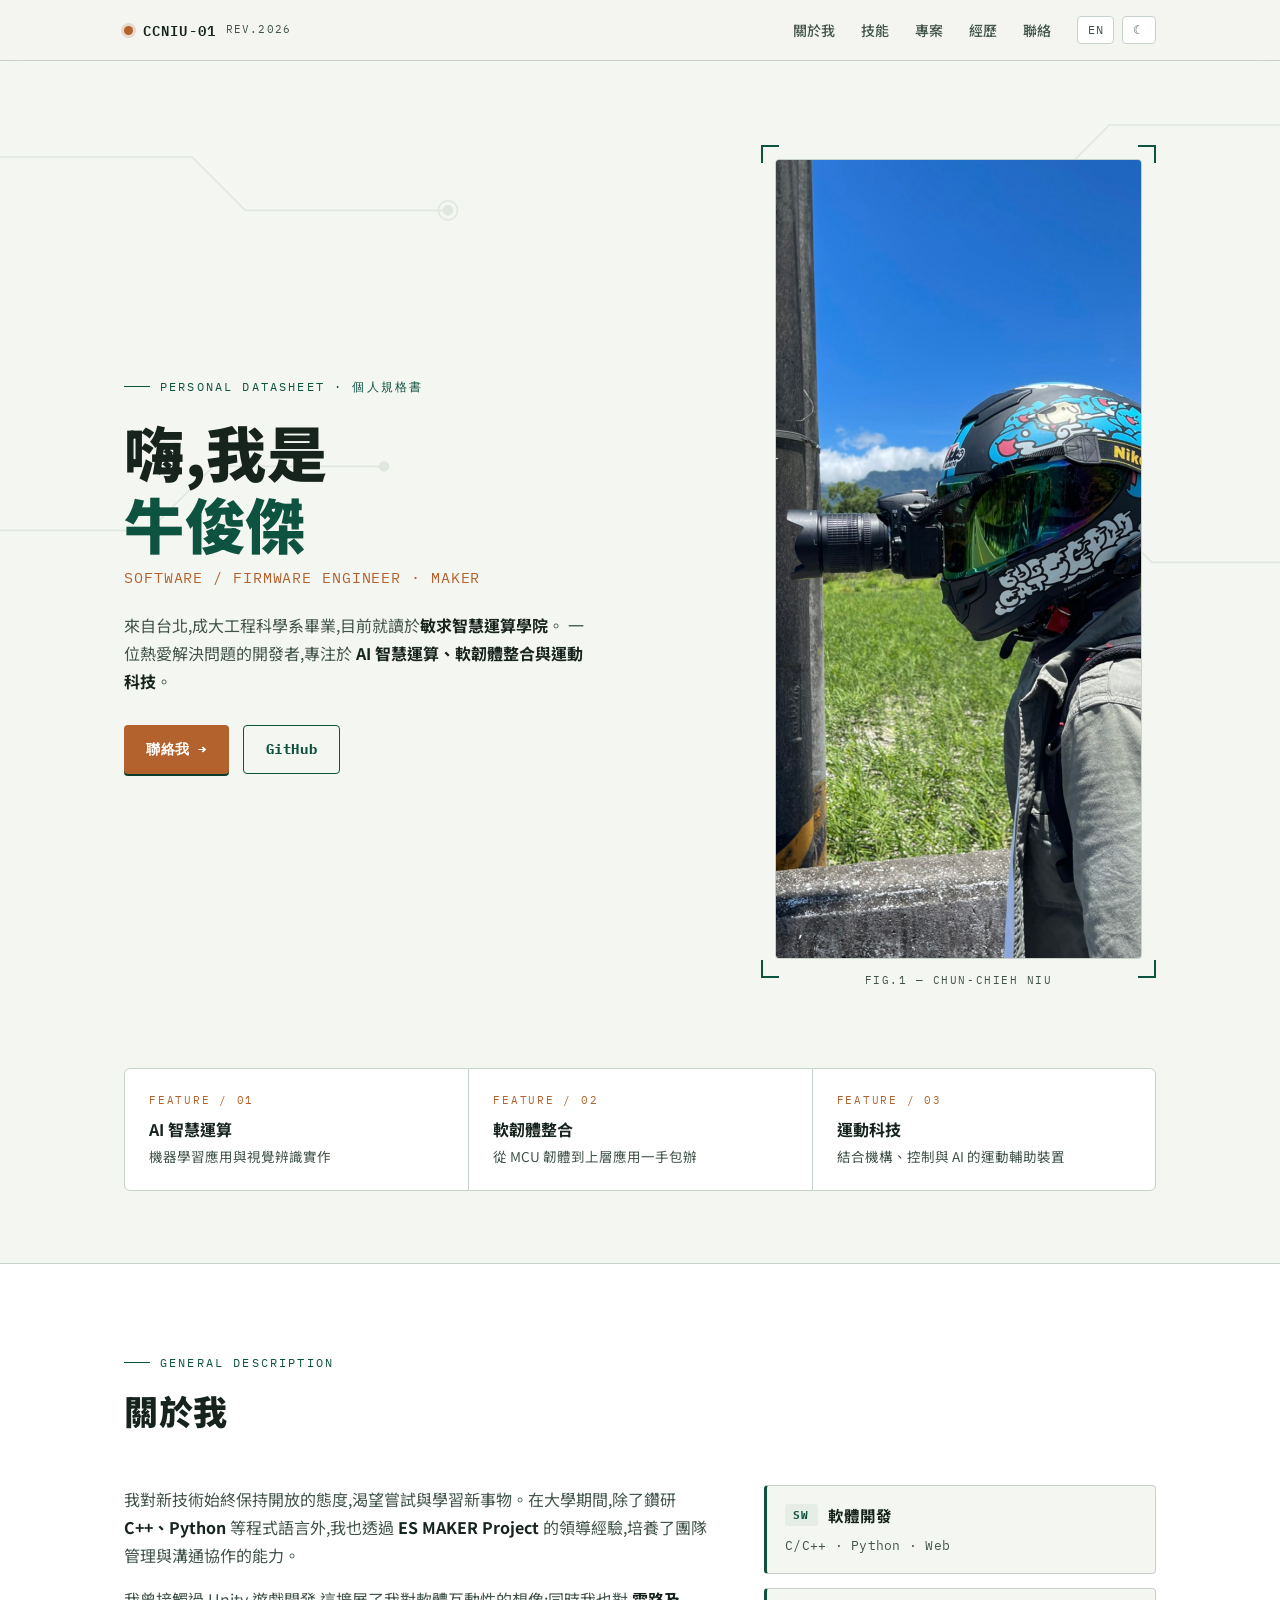
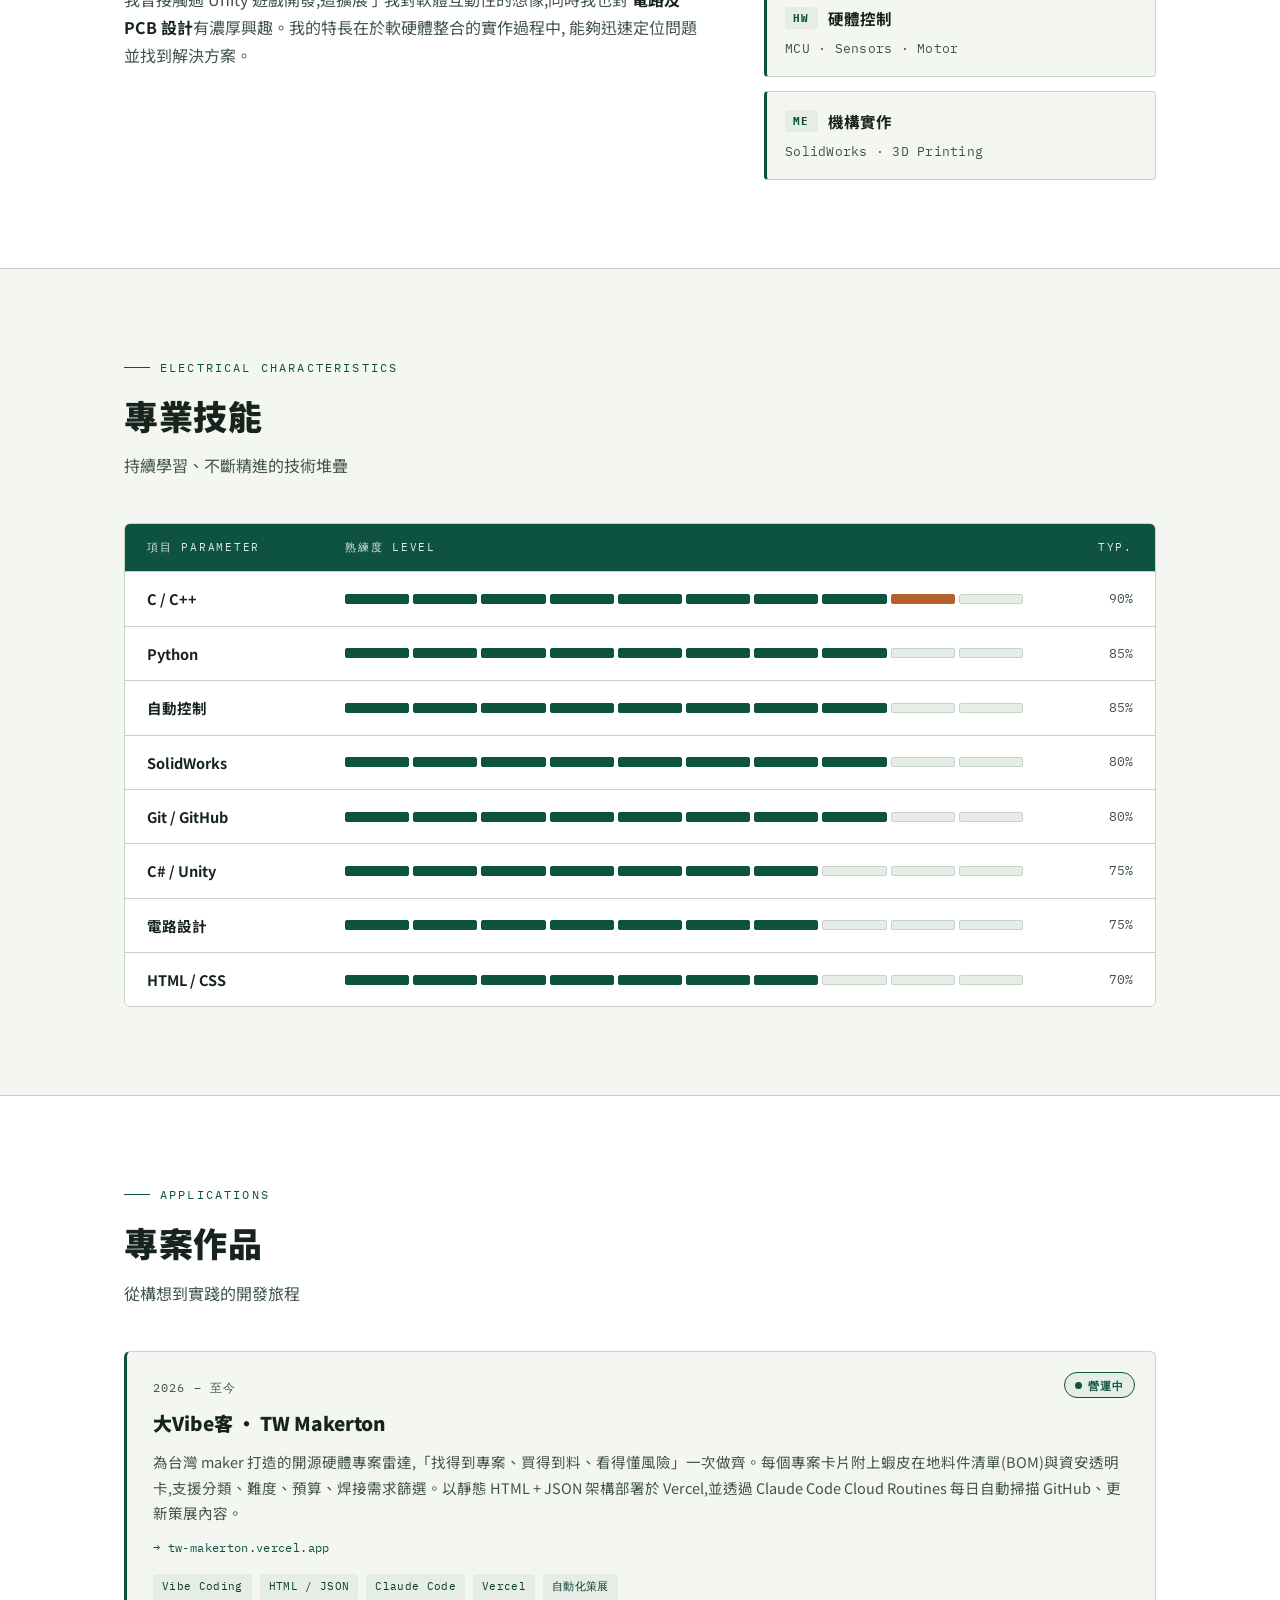
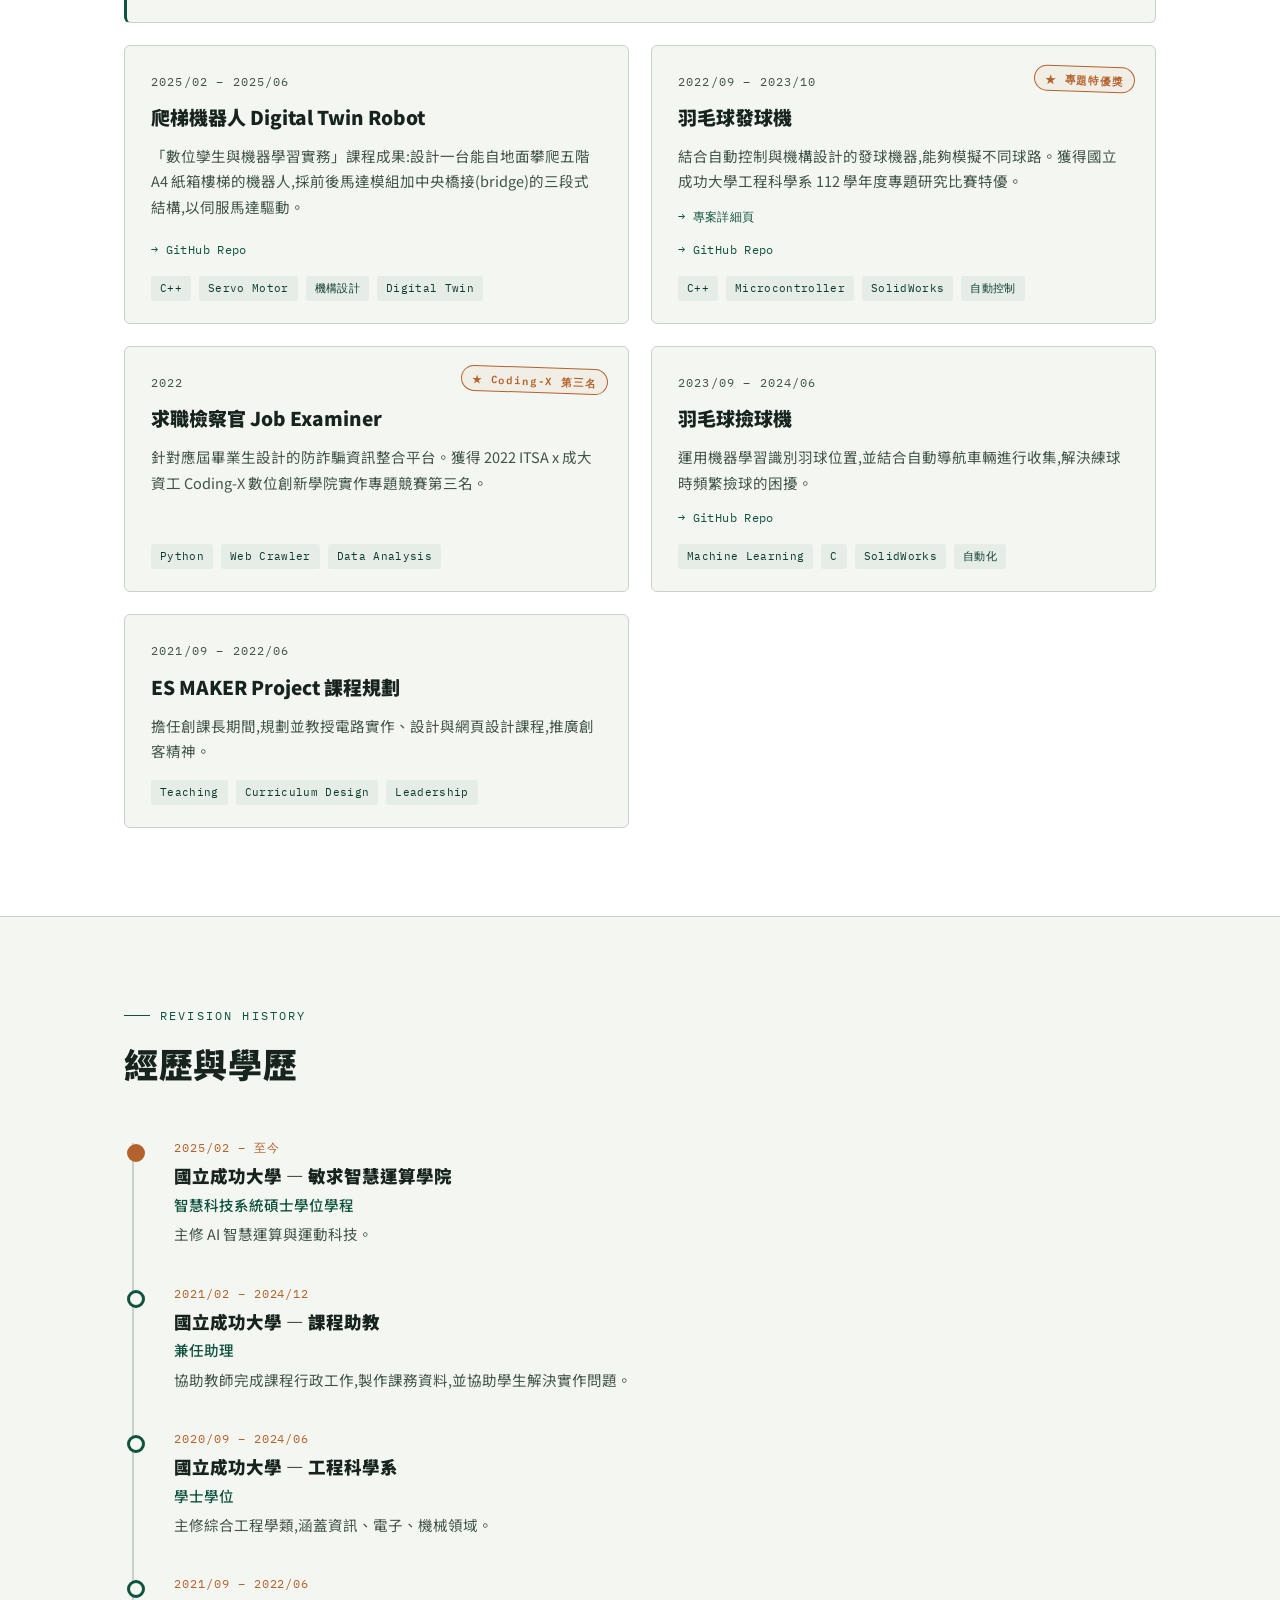
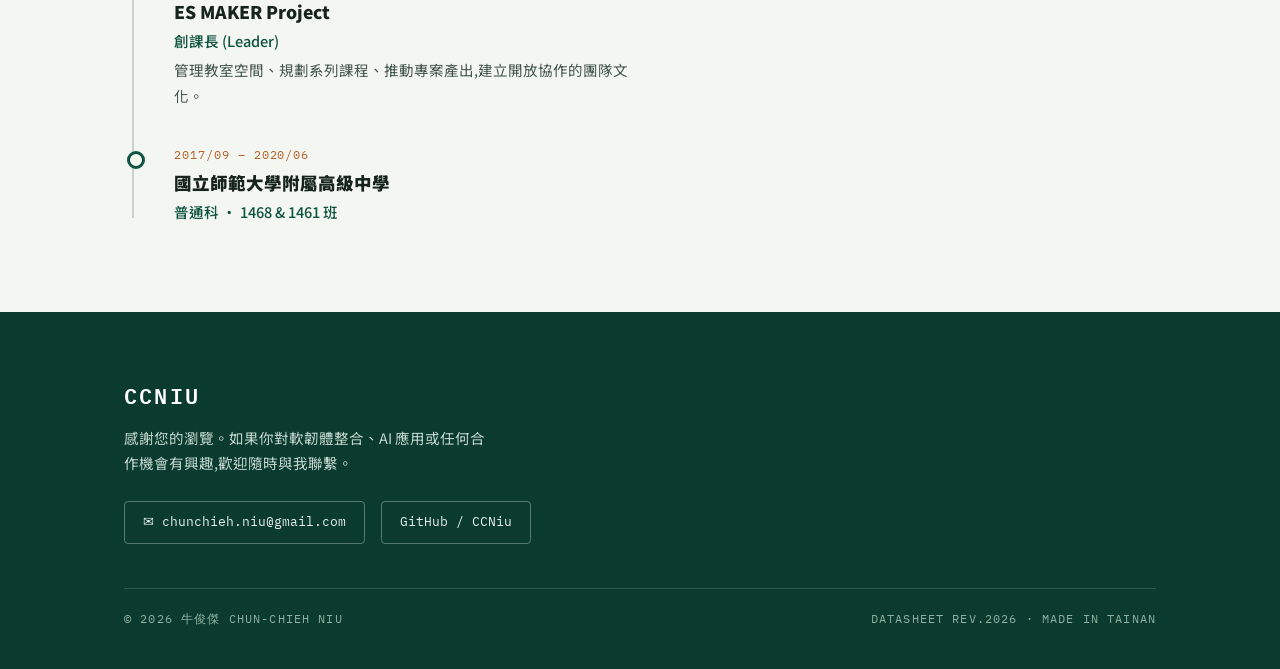
<file: index.html>
<!DOCTYPE html>
<html lang="zh-Hant" data-title-en="CCNIU | Chun-Chieh Niu — Software/Firmware Engineer · Maker">
<head>
<meta charset="UTF-8">
<meta name="viewport" content="width=device-width, initial-scale=1.0">
<title>CCNIU | 牛俊傑 — 軟韌體工程師 / 創客</title>
<meta name="description" content="牛俊傑的個人作品集 — 軟韌體工程師 / 創客 Maker。專注於 AI 智慧運算、軟韌體整合與運動科技。">
<meta property="og:title" content="CCNIU | 牛俊傑的作品集">
<meta property="og:description" content="軟韌體工程師 / 創客 Maker — AI 智慧運算 × 軟韌體整合 × 運動科技">
<script>
// 提前套用主題,避免深色使用者看到白色閃爍
(function(){
  var t = localStorage.getItem('theme');
  if(!t) t = window.matchMedia('(prefers-color-scheme: dark)').matches ? 'dark' : 'light';
  document.documentElement.setAttribute('data-theme', t);
})();
</script>
<link rel="preconnect" href="https://fonts.googleapis.com">
<link rel="preconnect" href="https://fonts.gstatic.com" crossorigin>
<link href="https://fonts.googleapis.com/css2?family=IBM+Plex+Mono:wght@400;500;600&family=Noto+Sans+TC:wght@400;500;700;900&display=swap" rel="stylesheet">
<link rel="stylesheet" href="style.css">
</head>
<body>

<header>
  <div class="wrap nav">
    <a class="brand" href="#top"><span class="dot"></span>CCNIU-01 <span class="rev">REV.2026</span></a>
    <div class="nav-right">
      <nav class="links" aria-label="主導覽">
        <a href="#about" data-en="About">關於我</a>
        <a href="#skills" data-en="Skills">技能</a>
        <a href="#projects" data-en="Projects">專案</a>
        <a href="#experience" data-en="Experience">經歷</a>
        <a href="#contact" data-en="Contact">聯絡</a>
      </nav>
      <div class="switches">
        <button id="lang-btn" class="sw" aria-label="Switch language / 切換語言">EN</button>
        <button id="theme-btn" class="sw" aria-label="切換深淺色主題">☾</button>
      </div>
    </div>
  </div>
</header>

<main id="top">

<!-- ======== HERO:個人規格書封面 ======== -->
<section class="hero">
  <svg class="hero-trace" viewBox="0 0 1200 520" preserveAspectRatio="xMidYMid slice" aria-hidden="true">
    <g stroke="#CBD9CF" stroke-width="1.5" fill="none">
      <path d="M-20 90 H180 L230 140 H420"/>
      <path d="M-20 440 H140 L200 380 H360"/>
      <path d="M1220 60 H1040 L980 120 H860"/>
      <path d="M1220 470 H1080 L1010 400 V300"/>
    </g>
    <g fill="#CBD9CF">
      <circle cx="420" cy="140" r="5"/><circle cx="360" cy="380" r="5"/>
      <circle cx="860" cy="120" r="5"/><circle cx="1010" cy="300" r="5"/>
    </g>
    <g fill="none" stroke="#CBD9CF" stroke-width="1.5">
      <circle cx="420" cy="140" r="9"/><circle cx="860" cy="120" r="9"/>
    </g>
  </svg>

  <div class="wrap">
    <div class="hero-grid">
      <div>
        <span class="eyebrow" data-en="Personal Datasheet">Personal Datasheet · 個人規格書</span>
        <h1 data-en="Hi, I'm<br><em>Chun-Chieh Niu</em>">嗨,我是<br><em>牛俊傑</em></h1>
        <div class="role">SOFTWARE / FIRMWARE ENGINEER · MAKER</div>
        <p class="desc" data-en="Born in Taipei. I earned my B.S. in Engineering Science at NCKU and am now studying at the <strong>Miin Wu School of Computing</strong>. A developer who loves solving problems, focused on <strong>AI computing, software/firmware integration, and sports technology</strong>.">
          來自台北,成大工程科學系畢業,目前就讀於<strong>敏求智慧運算學院</strong>。
          一位熱愛解決問題的開發者,專注於 <strong>AI 智慧運算、軟韌體整合與運動科技</strong>。
        </p>
        <div class="cta">
          <a class="btn btn-solid" href="mailto:chunchieh.niu@gmail.com" data-en="Contact Me →">聯絡我 →</a>
          <a class="btn btn-ghost" href="https://github.com/CCNiu" target="_blank" rel="noopener">GitHub</a>
        </div>
      </div>
      <figure class="figure">
        <span class="corner c1"></span><span class="corner c2"></span>
        <span class="corner c3"></span><span class="corner c4"></span>
        <!-- 部署到 GitHub Pages 後可改成相對路徑 profile.jpg -->
        <img src="https://ccniu.github.io/profile.jpg" alt="牛俊傑本人照片" width="640" height="800">
        <figcaption>FIG.1 — CHUN-CHIEH NIU</figcaption>
      </figure>
    </div>

    <div class="features reveal">
      <div class="feature">
        <div class="k">FEATURE / 01</div>
        <div class="v" data-en="AI Computing">AI 智慧運算</div>
        <div class="d" data-en="Machine learning applications and computer vision">機器學習應用與視覺辨識實作</div>
      </div>
      <div class="feature">
        <div class="k">FEATURE / 02</div>
        <div class="v" data-en="SW / FW Integration">軟韌體整合</div>
        <div class="d" data-en="From MCU firmware all the way to application layer">從 MCU 韌體到上層應用一手包辦</div>
      </div>
      <div class="feature">
        <div class="k">FEATURE / 03</div>
        <div class="v" data-en="Sports Technology">運動科技</div>
        <div class="d" data-en="Sports-assist devices combining mechanics, control and AI">結合機構、控制與 AI 的運動輔助裝置</div>
      </div>
    </div>
  </div>
</section>

<!-- ======== 關於我 ======== -->
<section id="about">
  <div class="wrap">
    <div class="sec-head reveal">
      <span class="eyebrow">General Description</span>
      <h2 data-en="About Me">關於我</h2>
    </div>
    <div class="about-grid">
      <div class="reveal">
        <p data-en="I stay open to new technologies and love learning new things. In college, besides diving into <strong>C++ and Python</strong>, leading the <strong>ES MAKER Project</strong> taught me team management and collaborative communication.">
          我對新技術始終保持開放的態度,渴望嘗試與學習新事物。在大學期間,除了鑽研
          <strong>C++、Python</strong> 等程式語言外,我也透過 <strong>ES MAKER Project</strong>
          的領導經驗,培養了團隊管理與溝通協作的能力。
        </p>
        <p data-en="I've explored Unity game development, which expanded my imagination for software interactivity, and I have a strong interest in <strong>circuit and PCB design</strong>. My strength lies in quickly locating problems and finding solutions throughout hardware-software integration.">
          我曾接觸過 Unity 遊戲開發,這擴展了我對軟體互動性的想像;同時我也對
          <strong>電路及 PCB 設計</strong>有濃厚興趣。我的特長在於軟硬體整合的實作過程中,
          能夠迅速定位問題並找到解決方案。
        </p>
      </div>
      <div class="pins reveal">
        <div class="pin">
          <h3><span class="tag">SW</span><span data-en="Software">軟體開發</span></h3>
          <p>C/C++ · Python · Web</p>
        </div>
        <div class="pin">
          <h3><span class="tag">HW</span><span data-en="Hardware">硬體控制</span></h3>
          <p>MCU · Sensors · Motor</p>
        </div>
        <div class="pin">
          <h3><span class="tag">ME</span><span data-en="Mechanical">機構實作</span></h3>
          <p>SolidWorks · 3D Printing</p>
        </div>
      </div>
    </div>
  </div>
</section>

<!-- ======== 技能規格表 ======== -->
<section id="skills">
  <div class="wrap">
    <div class="sec-head reveal">
      <span class="eyebrow">Electrical Characteristics</span>
      <h2 data-en="Skills">專業技能</h2>
      <p data-en="A tech stack I keep learning and sharpening">持續學習、不斷精進的技術堆疊</p>
    </div>
    <div class="spec reveal">
      <div class="spec-head"><span data-en="Parameter">項目 Parameter</span><span data-en="Level">熟練度 Level</span><span style="text-align:right">Typ.</span></div>
      <div class="spec-row"><span class="name">C / C++</span><span class="meter" data-lv="9"></span><span class="val">90%</span></div>
      <div class="spec-row"><span class="name">Python</span><span class="meter" data-lv="8.5"></span><span class="val">85%</span></div>
      <div class="spec-row"><span class="name" data-en="Control Systems">自動控制</span><span class="meter" data-lv="8.5"></span><span class="val">85%</span></div>
      <div class="spec-row"><span class="name">SolidWorks</span><span class="meter" data-lv="8"></span><span class="val">80%</span></div>
      <div class="spec-row"><span class="name">Git / GitHub</span><span class="meter" data-lv="8"></span><span class="val">80%</span></div>
      <div class="spec-row"><span class="name">C# / Unity</span><span class="meter" data-lv="7.5"></span><span class="val">75%</span></div>
      <div class="spec-row"><span class="name" data-en="Circuit Design">電路設計</span><span class="meter" data-lv="7.5"></span><span class="val">75%</span></div>
      <div class="spec-row"><span class="name">HTML / CSS</span><span class="meter" data-lv="7"></span><span class="val">70%</span></div>
    </div>
  </div>
</section>

<!-- ======== 專案作品 ======== -->
<section id="projects">
  <div class="wrap">
    <div class="sec-head reveal">
      <span class="eyebrow">Applications</span>
      <h2 data-en="Projects">專案作品</h2>
      <p data-en="A development journey from ideas to implementation">從構想到實踐的開發旅程</p>
    </div>
    <div class="cards">
      <article class="card wide reveal">
        <span class="live" data-en="LIVE">營運中</span>
        <div class="date" data-en="2026 – Present">2026 – 至今</div>
        <h3>大Vibe客 · TW Makerton</h3>
        <p data-en="An open-source hardware project radar for Taiwanese makers — find projects, source parts locally, and understand risks, all in one place. Each project card ships with a Shopee-sourced BOM and a security transparency card, filterable by category, difficulty, budget and soldering requirements. Built as static HTML + JSON on Vercel, with Claude Code Cloud Routines scanning GitHub and refreshing the curation daily.">為台灣 maker 打造的開源硬體專案雷達,「找得到專案、買得到料、看得懂風險」一次做齊。每個專案卡片附上蝦皮在地料件清單(BOM)與資安透明卡,支援分類、難度、預算、焊接需求篩選。以靜態 HTML + JSON 架構部署於 Vercel,並透過 Claude Code Cloud Routines 每日自動掃描 GitHub、更新策展內容。</p>
        <a class="repo" href="https://tw-makerton.vercel.app/" target="_blank" rel="noopener">→ tw-makerton.vercel.app</a>
        <div class="tags"><span>Vibe Coding</span><span>HTML / JSON</span><span>Claude Code</span><span>Vercel</span><span data-en="Auto Curation">自動化策展</span></div>
      </article>
      <article class="card reveal">
        <div class="date">2025/02 – 2025/06</div>
        <h3 data-en="Stair-Climbing Digital Twin Robot">爬梯機器人 Digital Twin Robot</h3>
        <p data-en="Course project for “Digital Twin & Machine Learning in Practice”: a robot that climbs a five-step staircase of A4 cartons from the ground, using a three-segment structure — front/rear motor modules with a central bridge — driven by servo motors.">「數位孿生與機器學習實務」課程成果:設計一台能自地面攀爬五階 A4 紙箱樓梯的機器人,採前後馬達模組加中央橋接(bridge)的三段式結構,以伺服馬達驅動。</p>
        <a class="repo" href="https://github.com/CCNiu/DIGITAL-TWIN-robot" target="_blank" rel="noopener">→ GitHub Repo</a>
        <div class="tags"><span>C++</span><span>Servo Motor</span><span data-en="Mechanical Design">機構設計</span><span>Digital Twin</span></div>
      </article>
      <article class="card reveal">
        <span class="award" data-en="★ Best Capstone Award">★ 專題特優獎</span>
        <div class="date">2022/09 – 2023/10</div>
        <h3 data-en="Badminton Serving Machine">羽毛球發球機</h3>
        <p data-en="A serving machine combining automatic control and mechanical design, capable of simulating various shot trajectories. Won the Distinction Award at NCKU Engineering Science's capstone competition (AY 2023).">結合自動控制與機構設計的發球機器,能夠模擬不同球路。獲得國立成功大學工程科學系 112 學年度專題研究比賽特優。</p>
        <a class="repo" href="projects/serving-machine.html" data-en="→ Project Details">→ 專案詳細頁</a>
        <a class="repo" href="https://github.com/CCNiu/-ES-Badminton-Serving-Machine-and-Motor-Control" target="_blank" rel="noopener">→ GitHub Repo</a>
        <div class="tags"><span>C++</span><span>Microcontroller</span><span>SolidWorks</span><span data-en="Control">自動控制</span></div>
      </article>
      <article class="card reveal">
        <span class="award" data-en="★ Coding-X 3rd Place">★ Coding-X 第三名</span>
        <div class="date">2022</div>
        <h3 data-en="Job Examiner">求職檢察官 Job Examiner</h3>
        <p data-en="An anti-scam information platform designed for fresh graduates. Won 3rd place at the 2022 ITSA x NCKU CSIE Coding-X practical project competition.">針對應屆畢業生設計的防詐騙資訊整合平台。獲得 2022 ITSA x 成大資工 Coding-X 數位創新學院實作專題競賽第三名。</p>
        <div class="tags"><span>Python</span><span>Web Crawler</span><span>Data Analysis</span></div>
      </article>
      <article class="card reveal">
        <div class="date">2023/09 – 2024/06</div>
        <h3 data-en="Badminton Ball-Picking Robot">羽毛球撿球機</h3>
        <p data-en="Uses machine learning to locate shuttlecocks and an autonomous vehicle to collect them — no more tedious pick-ups during practice.">運用機器學習識別羽球位置,並結合自動導航車輛進行收集,解決練球時頻繁撿球的困擾。</p>
        <a class="repo" href="https://github.com/CCNiu/-ES-badminton_ball_picking_robot" target="_blank" rel="noopener">→ GitHub Repo</a>
        <div class="tags"><span>Machine Learning</span><span>C</span><span>SolidWorks</span><span data-en="Automation">自動化</span></div>
      </article>
      <article class="card reveal">
        <div class="date">2021/09 – 2022/06</div>
        <h3 data-en="ES MAKER Project Curriculum">ES MAKER Project 課程規劃</h3>
        <p data-en="As Maker Course Lead, planned and taught courses on circuit practice, design and web development, promoting the maker spirit.">擔任創課長期間,規劃並教授電路實作、設計與網頁設計課程,推廣創客精神。</p>
        <div class="tags"><span>Teaching</span><span>Curriculum Design</span><span>Leadership</span></div>
      </article>
    </div>
  </div>
</section>

<!-- ======== 經歷與學歷 ======== -->
<section id="experience">
  <div class="wrap">
    <div class="sec-head reveal">
      <span class="eyebrow">Revision History</span>
      <h2 data-en="Experience &amp; Education">經歷與學歷</h2>
    </div>
    <div class="timeline">
      <div class="tl-item cur reveal">
        <div class="date" data-en="2025/02 – Present">2025/02 – 至今</div>
        <h3 data-en="National Cheng Kung University — Miin Wu School of Computing">國立成功大學 — 敏求智慧運算學院</h3>
        <div class="sub" data-en="M.S. Program in Intelligent Technology Systems">智慧科技系統碩士學位學程</div>
        <p data-en="Focusing on AI computing and sports technology.">主修 AI 智慧運算與運動科技。</p>
      </div>
      <div class="tl-item reveal">
        <div class="date">2021/02 – 2024/12</div>
        <h3 data-en="National Cheng Kung University — Teaching Assistant">國立成功大學 — 課程助教</h3>
        <div class="sub" data-en="Part-time Assistant">兼任助理</div>
        <p data-en="Supported course administration, prepared course materials, and helped students solve hands-on problems.">協助教師完成課程行政工作,製作課務資料,並協助學生解決實作問題。</p>
      </div>
      <div class="tl-item reveal">
        <div class="date">2020/09 – 2024/06</div>
        <h3 data-en="National Cheng Kung University — Engineering Science">國立成功大學 — 工程科學系</h3>
        <div class="sub" data-en="B.S. Degree">學士學位</div>
        <p data-en="An interdisciplinary program spanning computing, electronics and mechanical engineering.">主修綜合工程學類,涵蓋資訊、電子、機械領域。</p>
      </div>
      <div class="tl-item reveal">
        <div class="date">2021/09 – 2022/06</div>
        <h3>ES MAKER Project</h3>
        <div class="sub" data-en="Maker Course Lead">創課長 (Leader)</div>
        <p data-en="Managed the makerspace, planned course series, drove project output, and built an open, collaborative team culture.">管理教室空間、規劃系列課程、推動專案產出,建立開放協作的團隊文化。</p>
      </div>
      <div class="tl-item reveal">
        <div class="date">2017/09 – 2020/06</div>
        <h3 data-en="The Affiliated Senior High School of NTNU">國立師範大學附屬高級中學</h3>
        <div class="sub" data-en="General Program · Class 1468 &amp; 1461">普通科 · 1468 &amp; 1461 班</div>
      </div>
    </div>
  </div>
</section>

</main>

<!-- ======== Footer ======== -->
<footer id="contact">
  <div class="wrap">
    <div class="brand-lg">CCNIU</div>
    <p data-en="Thanks for visiting. If you're interested in software/firmware integration, AI applications, or any collaboration, feel free to reach out.">感謝您的瀏覽。如果你對軟韌體整合、AI 應用或任何合作機會有興趣,歡迎隨時與我聯繫。</p>
    <div class="f-links">
      <a href="mailto:chunchieh.niu@gmail.com">✉ chunchieh.niu@gmail.com</a>
      <a href="https://github.com/CCNiu" target="_blank" rel="noopener">GitHub / CCNiu</a>
    </div>
    <div class="copy">
      <span>© 2026 牛俊傑 CHUN-CHIEH NIU</span>
      <span>DATASHEET REV.2026 · MADE IN TAINAN</span>
    </div>
  </div>
</footer>

<script src="main.js"></script>
</body>
</html>
</file>
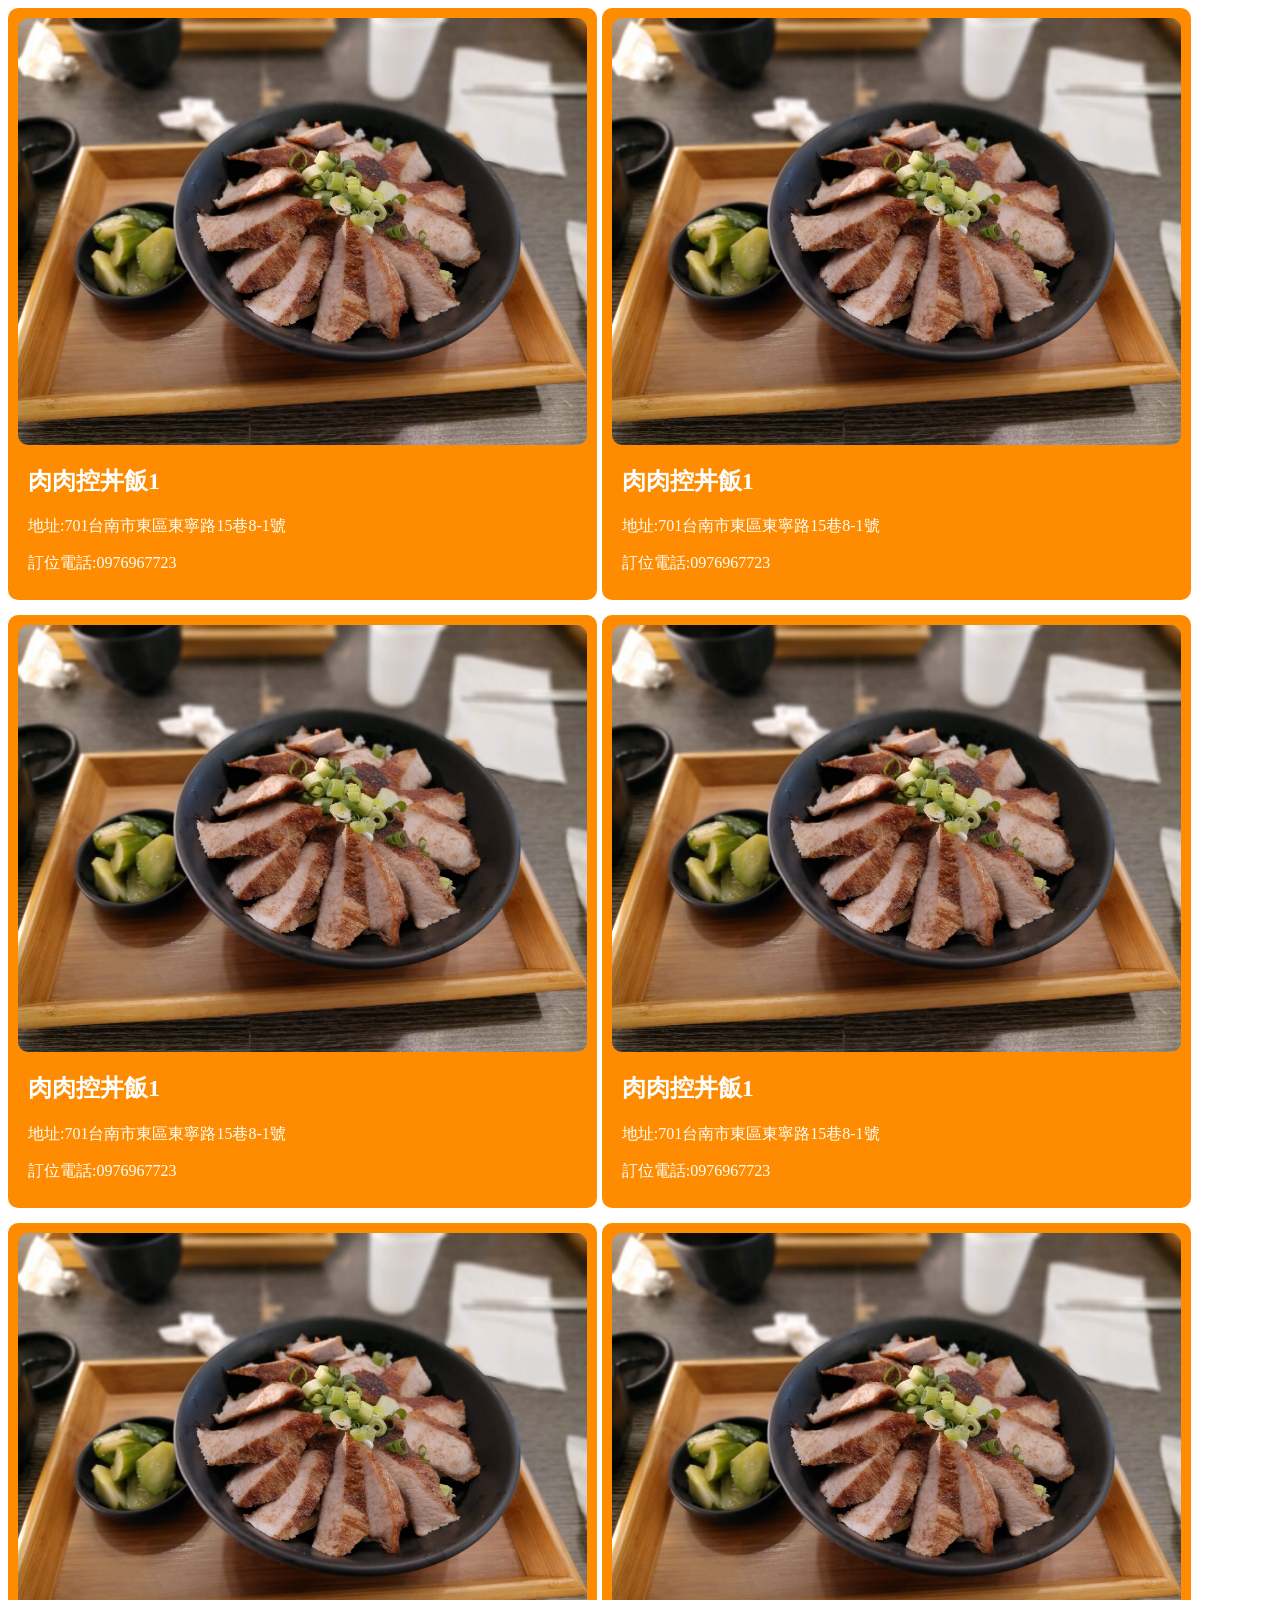
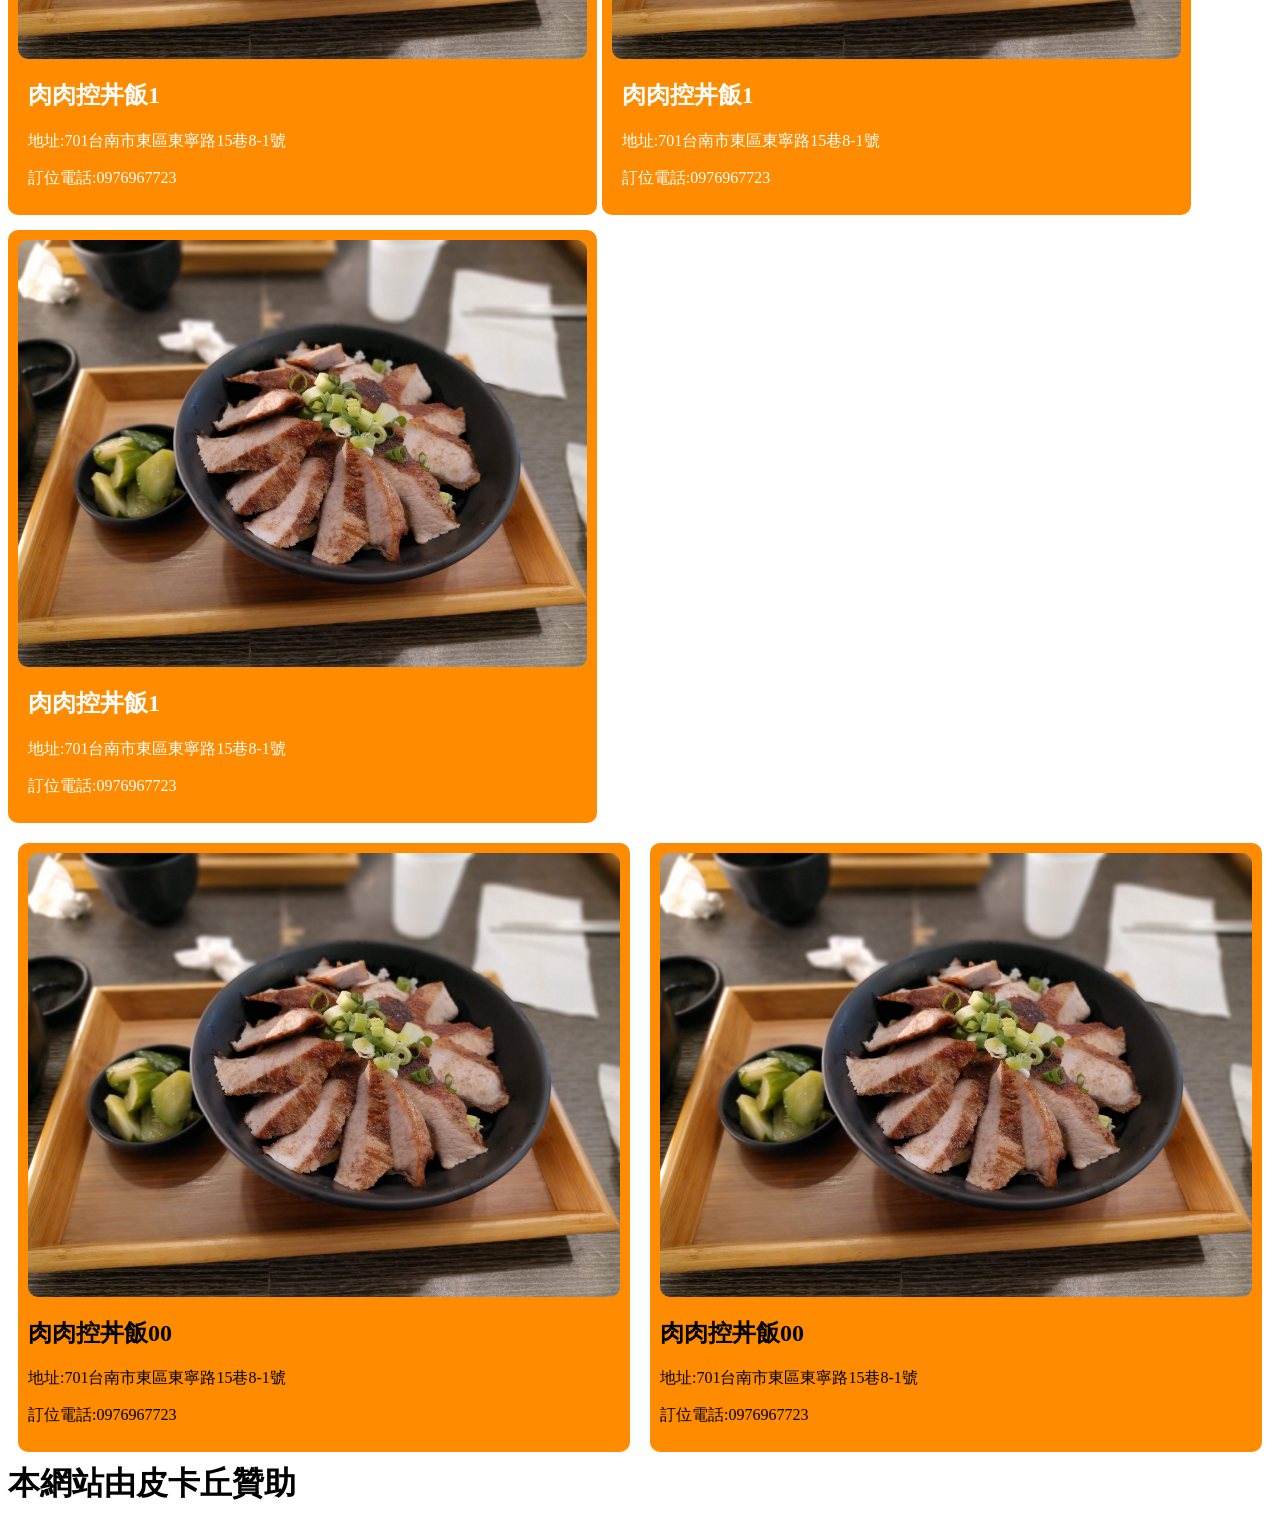
<file: index.html.html>
<!DOCTYPE html>
<html>
    <head>
        <meta charset="utf-8">
        <title>
            CCNIU
        </title>
        <style>
            .br{
                border-radius:10px;
                background-color: darkorange;
                padding: 10px;
                margin-bottom: 10px;
                border: 10px;
                width: 45%;
            }
            .br1{
                border-radius:10px;
                background-color: darkorange;
                padding: 10px;
                margin: 10px;
                border: 10px;
            }
            .testtext{
                margin-left: 10px;
                color: white;
            }
            .leftcolumn{
                width: 50%;
                float: left;
            }
            .rightcolumn{
                width: 50%;
                float: right;
            }
            .flex_container{
                display:flex;
                flex-direction: row;
                gap: 5px;
                flex-wrap: wrap ;

            }
        </style>
    </head>
    <body>
        <div class="flex_container">
            <div class="br">
                <a href="https://goo.gl/maps/SimAgtDxmAZZ8nS36" style="margin: 0; border:0; padding: 0;">
                    <img src="001.jpg" alt="goodfood" style="border-radius: 10px; width: 100%; display:block;">
                    
                </a>
                <h2 class="testtext">肉肉控丼飯1</h2>
                <p class="testtext">地址:701台南市東區東寧路15巷8-1號</p>
                <p class="testtext">訂位電話:0976967723</p>
            </div>
            <div class="br">
                <a href="https://goo.gl/maps/SimAgtDxmAZZ8nS36" style="margin: 0; border:0; padding: 0;">
                    <img src="001.jpg" alt="goodfood" style="border-radius: 10px; width: 100%; display:block;">
                    
                </a>
                <h2 class="testtext">肉肉控丼飯1</h2>
                <p class="testtext">地址:701台南市東區東寧路15巷8-1號</p>
                <p class="testtext">訂位電話:0976967723</p>
            </div> <div class="br">
                <a href="https://goo.gl/maps/SimAgtDxmAZZ8nS36" style="margin: 0; border:0; padding: 0;">
                    <img src="001.jpg" alt="goodfood" style="border-radius: 10px; width: 100%; display:block;">
                    
                </a>
                <h2 class="testtext">肉肉控丼飯1</h2>
                <p class="testtext">地址:701台南市東區東寧路15巷8-1號</p>
                <p class="testtext">訂位電話:0976967723</p>
            </div> <div class="br">
                <a href="https://goo.gl/maps/SimAgtDxmAZZ8nS36" style="margin: 0; border:0; padding: 0;">
                    <img src="001.jpg" alt="goodfood" style="border-radius: 10px; width: 100%; display:block;">
                    
                </a>
                <h2 class="testtext">肉肉控丼飯1</h2>
                <p class="testtext">地址:701台南市東區東寧路15巷8-1號</p>
                <p class="testtext">訂位電話:0976967723</p>
            </div> <div class="br">
                <a href="https://goo.gl/maps/SimAgtDxmAZZ8nS36" style="margin: 0; border:0; padding: 0;">
                    <img src="001.jpg" alt="goodfood" style="border-radius: 10px; width: 100%; display:block;">
                    
                </a>
                <h2 class="testtext">肉肉控丼飯1</h2>
                <p class="testtext">地址:701台南市東區東寧路15巷8-1號</p>
                <p class="testtext">訂位電話:0976967723</p>
            </div> <div class="br">
                <a href="https://goo.gl/maps/SimAgtDxmAZZ8nS36" style="margin: 0; border:0; padding: 0;">
                    <img src="001.jpg" alt="goodfood" style="border-radius: 10px; width: 100%; display:block;">
                    
                </a>
                <h2 class="testtext">肉肉控丼飯1</h2>
                <p class="testtext">地址:701台南市東區東寧路15巷8-1號</p>
                <p class="testtext">訂位電話:0976967723</p>
            </div> <div class="br">
                <a href="https://goo.gl/maps/SimAgtDxmAZZ8nS36" style="margin: 0; border:0; padding: 0;">
                    <img src="001.jpg" alt="goodfood" style="border-radius: 10px; width: 100%; display:block;">
                    
                </a>
                <h2 class="testtext">肉肉控丼飯1</h2>
                <p class="testtext">地址:701台南市東區東寧路15巷8-1號</p>
                <p class="testtext">訂位電話:0976967723</p>
            </div>
        </div>
        <div class="leftcolumn">
            <div class="br1">
                <a href="https://goo.gl/maps/SimAgtDxmAZZ8nS36" style="margin: 0; border:0; padding: 0;">
                    <img src="001.jpg" alt="goodfood" style="border-radius: 10px; width: 100%; display:block;">
                    
                </a>
                <h2 class="tt">肉肉控丼飯00</h2>
                <p class="tt">地址:701台南市東區東寧路15巷8-1號</p>
                <p class="tt">訂位電話:0976967723</p>
            </div>  
            
        </div>
        
        <div class="rightcolumn">
            <div class="br1">
                <a href="https://goo.gl/maps/SimAgtDxmAZZ8nS36" style="margin: 0; border:0; padding: 0;">
                    <img src="001.jpg" alt="goodfood" style="border-radius: 10px; width: 100%; display:block;">
                    
                </a>
                <h2 class="tt">肉肉控丼飯00</h2>
                <p class="tt">地址:701台南市東區東寧路15巷8-1號</p>
                <p class="tt">訂位電話:0976967723</p>
            </div> 
        </div>
        <h1>
            本網站由皮卡丘贊助
        </h1>
    </body>
</html>
</file>
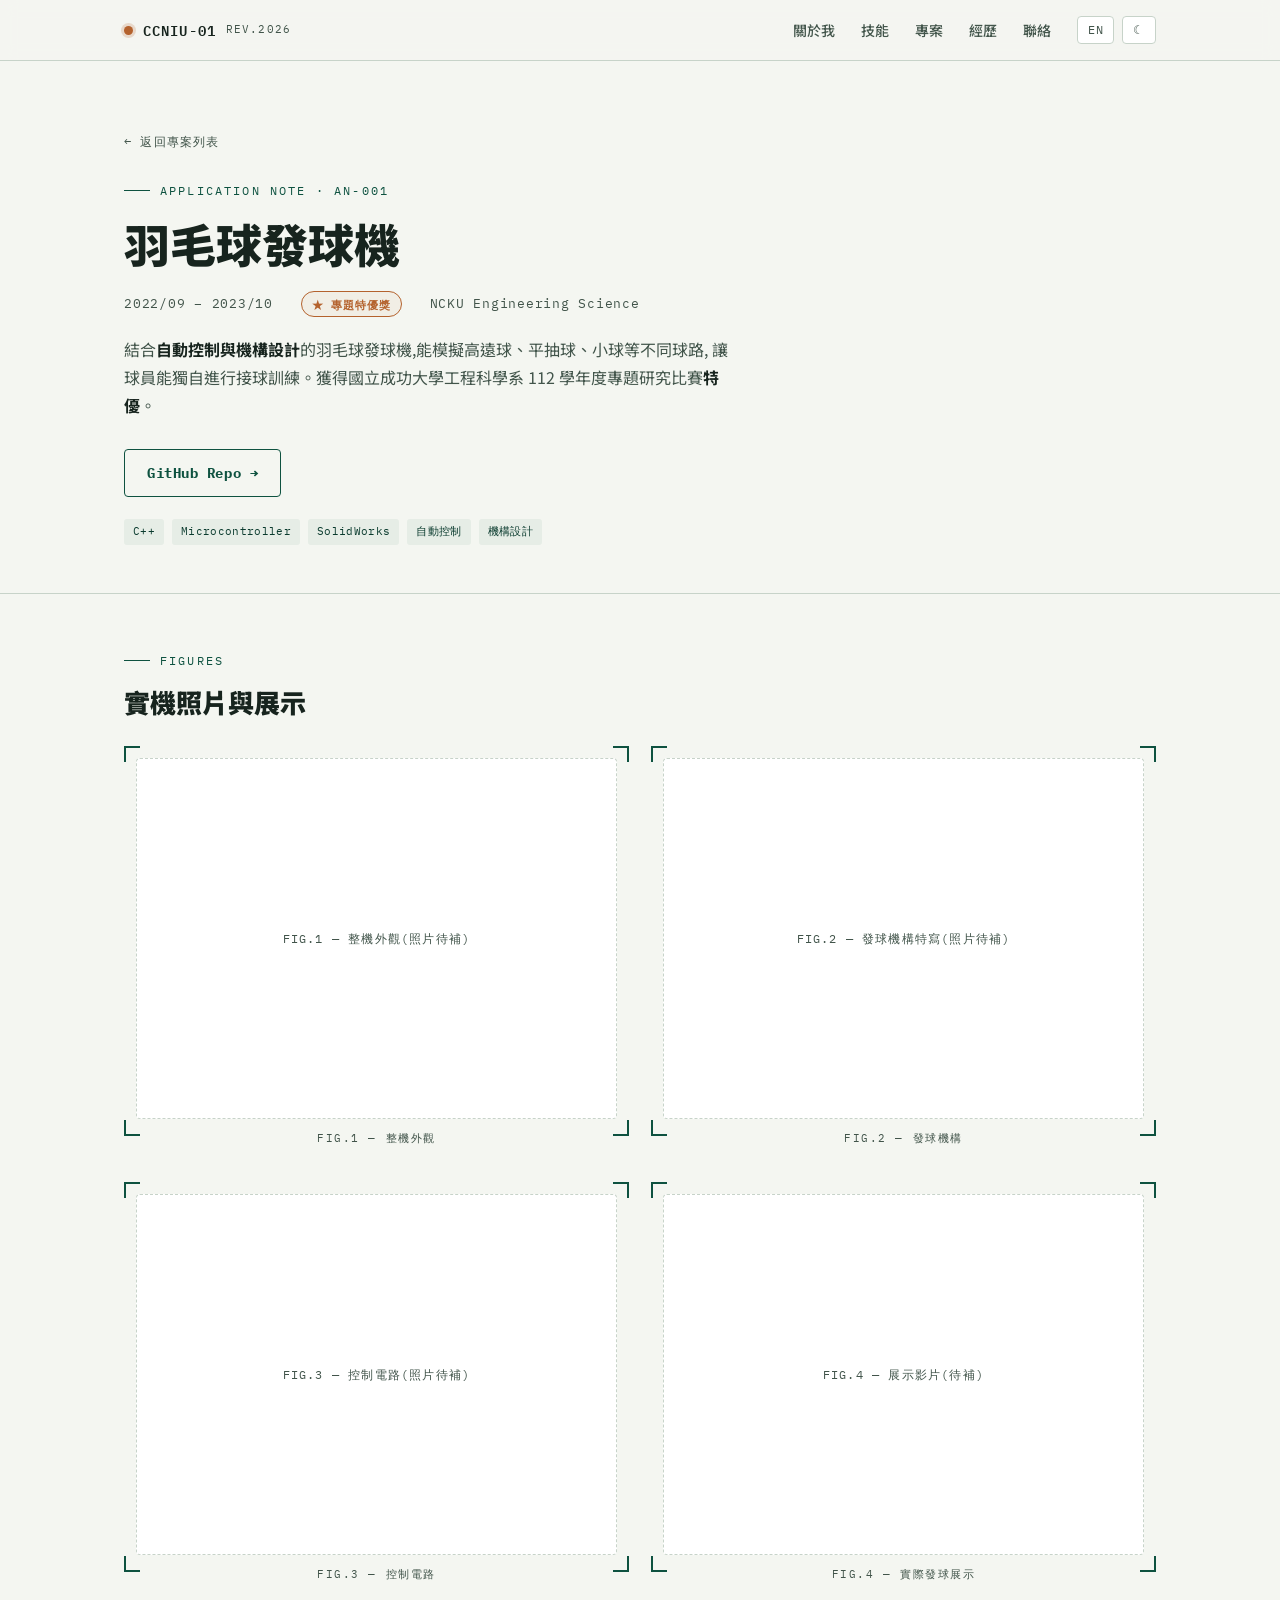
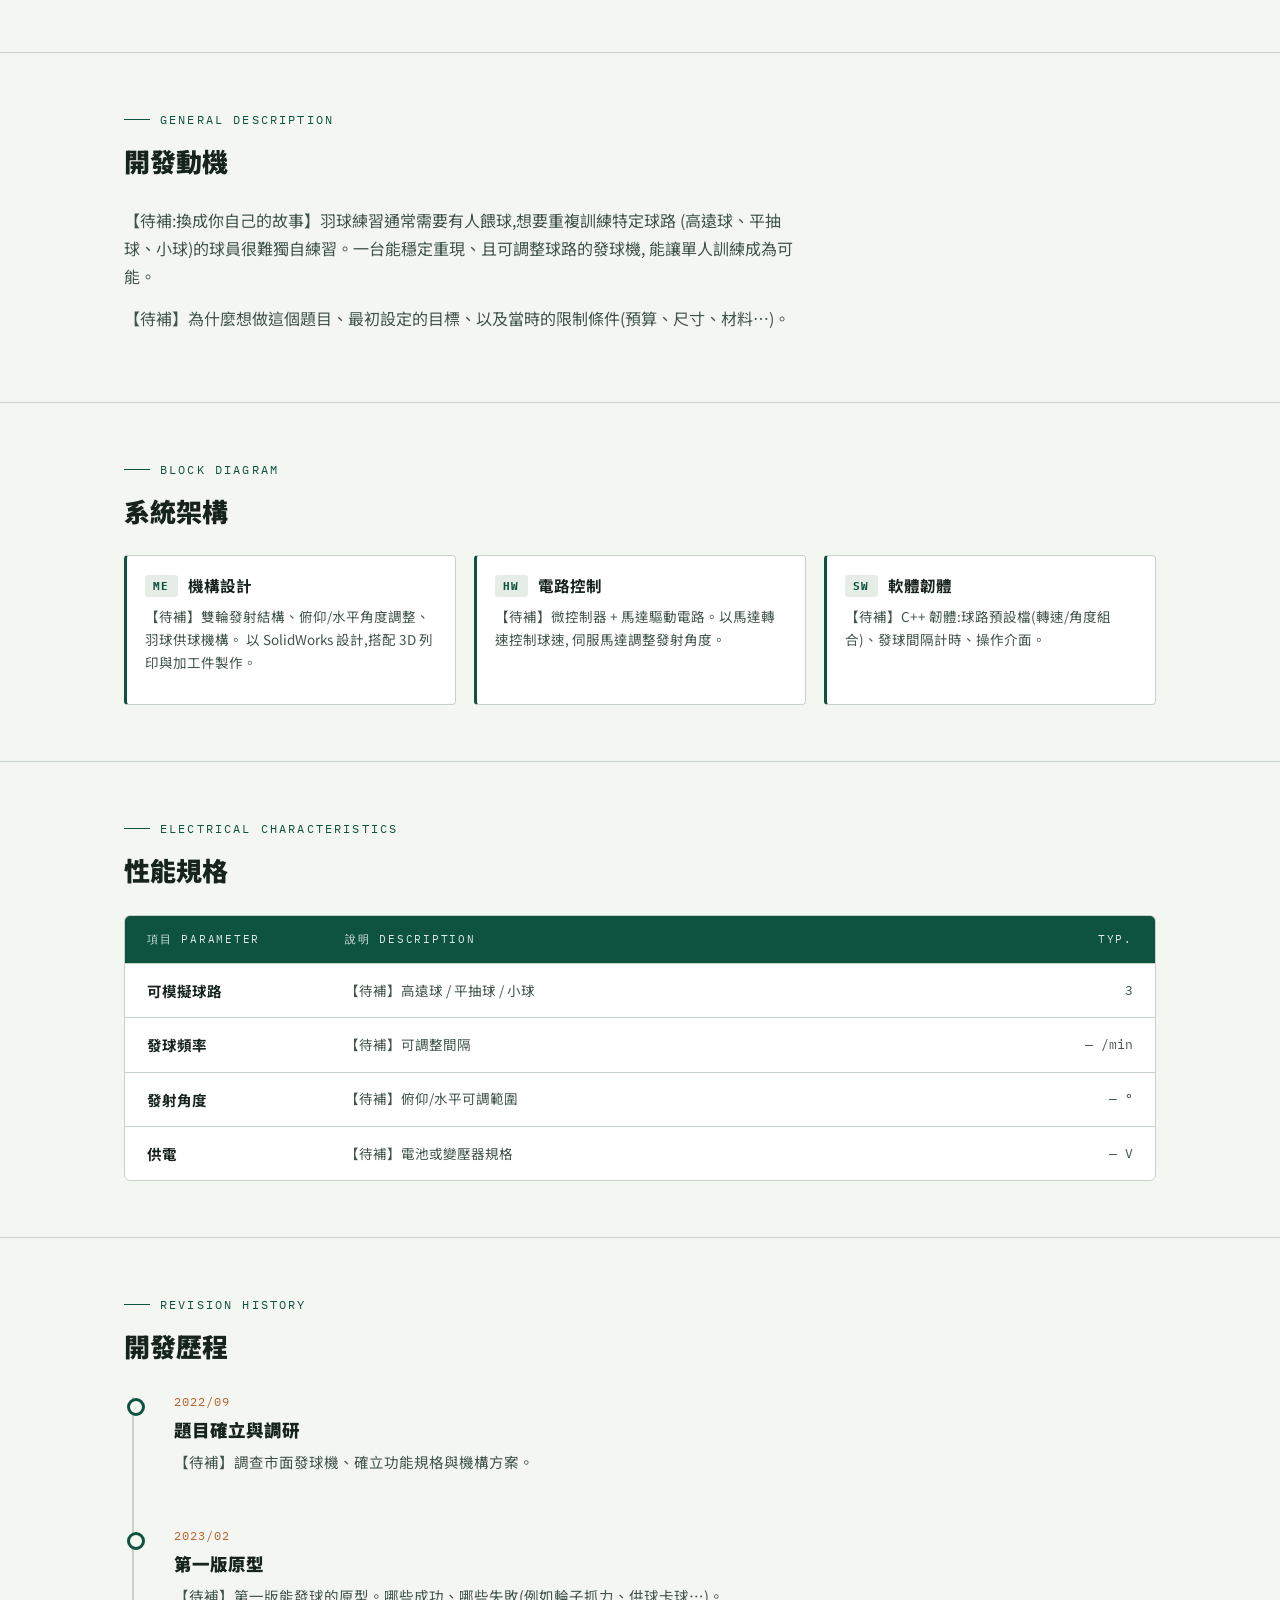
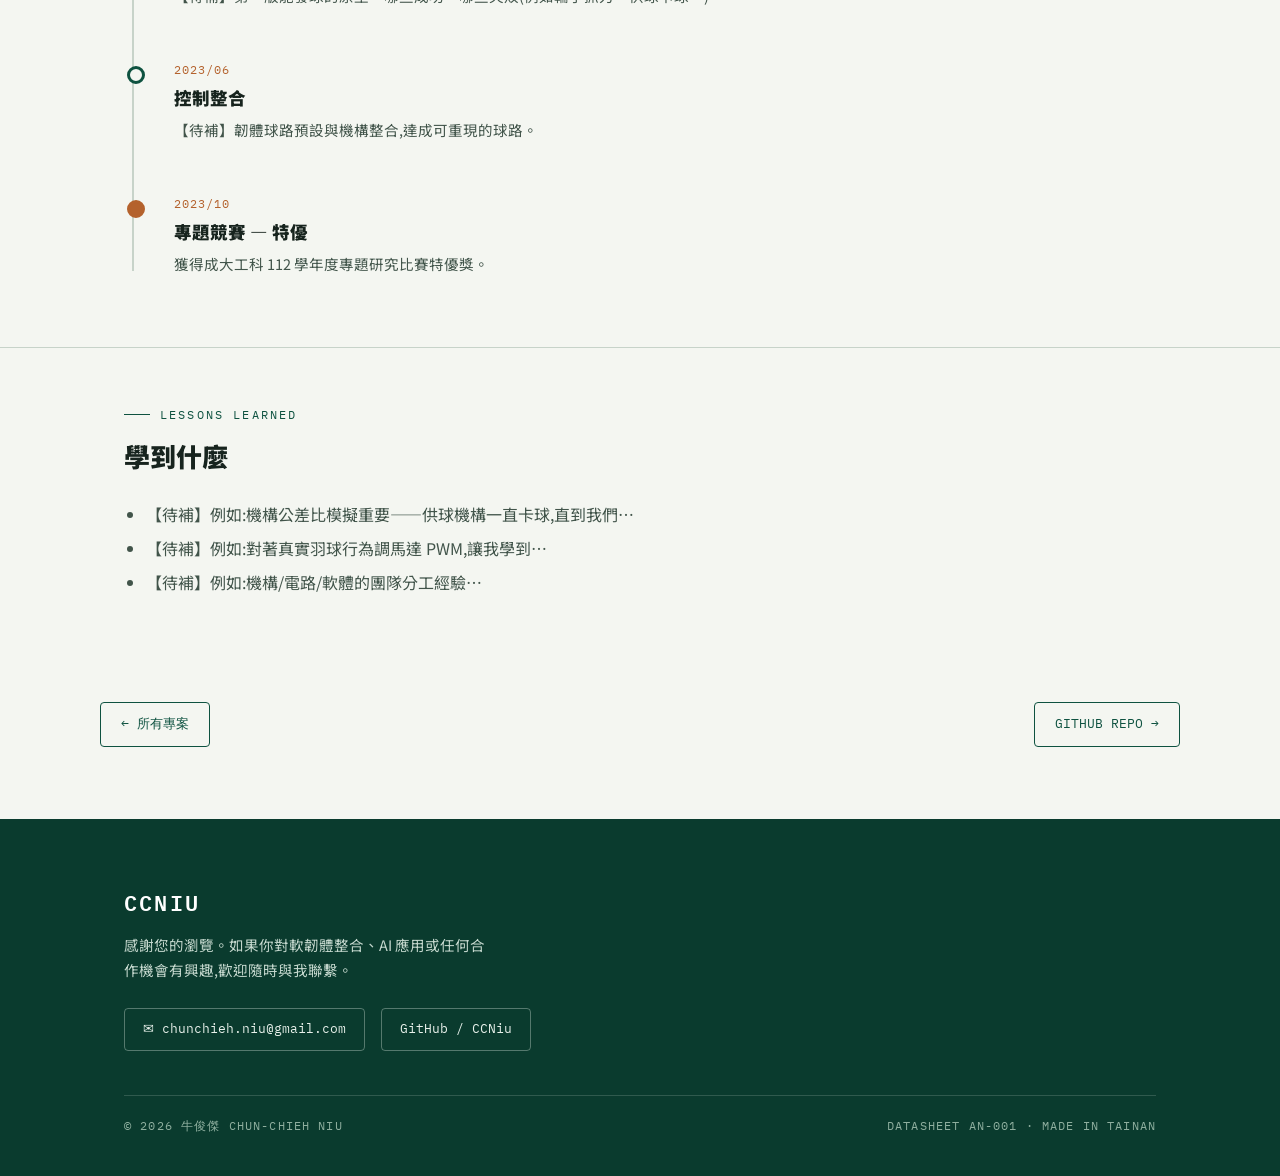
<file: projects/serving-machine.html>
<!DOCTYPE html>
<html lang="zh-Hant" data-title-en="Badminton Serving Machine | CCNIU Projects">
<head>
<meta charset="UTF-8">
<meta name="viewport" content="width=device-width, initial-scale=1.0">
<title>羽毛球發球機 | CCNIU 專案</title>
<meta name="description" content="結合自動控制與機構設計的羽毛球發球機,可模擬不同球路。國立成功大學工程科學系 112 學年度專題研究比賽特優。">
<meta property="og:title" content="羽毛球發球機 | CCNIU 專案">
<meta property="og:description" content="自動控制 × 機構設計 × 微控制器 — 成大工科專題特優作品">
<script>
// 提前套用主題,避免深色使用者看到白色閃爍
(function(){
  var t = localStorage.getItem('theme');
  if(!t) t = window.matchMedia('(prefers-color-scheme: dark)').matches ? 'dark' : 'light';
  document.documentElement.setAttribute('data-theme', t);
})();
</script>
<link rel="preconnect" href="https://fonts.googleapis.com">
<link rel="preconnect" href="https://fonts.gstatic.com" crossorigin>
<link href="https://fonts.googleapis.com/css2?family=IBM+Plex+Mono:wght@400;500;600&family=Noto+Sans+TC:wght@400;500;700;900&display=swap" rel="stylesheet">
<link rel="stylesheet" href="../style.css">
</head>
<body>

<header>
  <div class="wrap nav">
    <a class="brand" href="../index.html"><span class="dot"></span>CCNIU-01 <span class="rev">REV.2026</span></a>
    <div class="nav-right">
      <nav class="links" aria-label="主導覽">
        <a href="../index.html#about" data-en="About">關於我</a>
        <a href="../index.html#skills" data-en="Skills">技能</a>
        <a href="../index.html#projects" data-en="Projects">專案</a>
        <a href="../index.html#experience" data-en="Experience">經歷</a>
        <a href="../index.html#contact" data-en="Contact">聯絡</a>
      </nav>
      <div class="switches">
        <button id="lang-btn" class="sw" aria-label="Switch language / 切換語言">EN</button>
        <button id="theme-btn" class="sw" aria-label="切換深淺色主題">☾</button>
      </div>
    </div>
  </div>
</header>

<main>

<!-- ======== 專案標頭 ======== -->
<section class="dsheet-hero">
  <div class="wrap">
    <a class="back" href="../index.html#projects" data-en="← BACK TO PROJECTS">← 返回專案列表</a>
    <span class="eyebrow">Application Note · AN-001</span>
    <h1 data-en="Badminton Serving Machine">羽毛球發球機</h1>
    <div class="dsheet-meta">
      <span>2022/09 – 2023/10</span>
      <span class="award" data-en="★ Best Capstone Award">★ 專題特優獎</span>
      <span>NCKU Engineering Science</span>
    </div>
    <p class="summary" data-en="A badminton serving machine combining <strong>automatic control and mechanical design</strong>, capable of simulating different shot trajectories — clears, drives, and net drops — for solo training. Won the Distinction Award at NCKU Engineering Science's capstone competition (AY 2023).">
      結合<strong>自動控制與機構設計</strong>的羽毛球發球機,能模擬高遠球、平抽球、小球等不同球路,
      讓球員能獨自進行接球訓練。獲得國立成功大學工程科學系 112 學年度專題研究比賽<strong>特優</strong>。
    </p>
    <div class="cta">
      <a class="btn btn-ghost" href="https://github.com/CCNiu/-ES-Badminton-Serving-Machine-and-Motor-Control" target="_blank" rel="noopener">GitHub Repo →</a>
    </div>
    <div class="tags" style="margin-top:22px">
      <span>C++</span><span>Microcontroller</span><span>SolidWorks</span><span data-en="Control">自動控制</span><span data-en="Mechanical Design">機構設計</span>
    </div>
  </div>
</section>

<!-- ======== 實機照片 ======== -->
<section class="dsheet-section">
  <div class="wrap">
    <span class="eyebrow">Figures</span>
    <h2 data-en="Photos &amp; Demo">實機照片與展示</h2>
    <div class="figs">
      <figure class="fig reveal">
        <span class="corner c1"></span><span class="corner c2"></span>
        <span class="corner c3"></span><span class="corner c4"></span>
        <div class="ph" data-en="FIG.1 — Machine overview (photo TBD)">FIG.1 — 整機外觀(照片待補)</div>
        <figcaption data-en="FIG.1 — MACHINE OVERVIEW">FIG.1 — 整機外觀</figcaption>
      </figure>
      <figure class="fig reveal">
        <span class="corner c1"></span><span class="corner c2"></span>
        <span class="corner c3"></span><span class="corner c4"></span>
        <div class="ph" data-en="FIG.2 — Serving mechanism close-up (photo TBD)">FIG.2 — 發球機構特寫(照片待補)</div>
        <figcaption data-en="FIG.2 — SERVING MECHANISM">FIG.2 — 發球機構</figcaption>
      </figure>
      <figure class="fig reveal">
        <span class="corner c1"></span><span class="corner c2"></span>
        <span class="corner c3"></span><span class="corner c4"></span>
        <div class="ph" data-en="FIG.3 — Control circuit (photo TBD)">FIG.3 — 控制電路(照片待補)</div>
        <figcaption data-en="FIG.3 — CONTROL CIRCUIT">FIG.3 — 控制電路</figcaption>
      </figure>
      <figure class="fig reveal">
        <span class="corner c1"></span><span class="corner c2"></span>
        <span class="corner c3"></span><span class="corner c4"></span>
        <div class="ph" data-en="FIG.4 — Demo video (TBD)">FIG.4 — 展示影片(待補)</div>
        <figcaption data-en="FIG.4 — DEMO">FIG.4 — 實際發球展示</figcaption>
      </figure>
    </div>
  </div>
</section>

<!-- ======== 開發動機 ======== -->
<section class="dsheet-section">
  <div class="wrap">
    <span class="eyebrow">General Description</span>
    <h2 data-en="Motivation">開發動機</h2>
    <p data-en="【TBD: Replace with your own story】Badminton practice usually requires a partner to feed shuttlecocks. For players who want to drill specific shots repeatedly — high clears, drives, net drops — a serving machine that can reproduce consistent, adjustable trajectories makes solo training possible.">
      【待補:換成你自己的故事】羽球練習通常需要有人餵球,想要重複訓練特定球路
      (高遠球、平抽球、小球)的球員很難獨自練習。一台能穩定重現、且可調整球路的發球機,
      能讓單人訓練成為可能。
    </p>
    <p data-en="【TBD】Why this problem interested you, what the initial goals were, and what constraints you set (budget, size, materials...).">
      【待補】為什麼想做這個題目、最初設定的目標、以及當時的限制條件(預算、尺寸、材料⋯)。
    </p>
  </div>
</section>

<!-- ======== 系統架構 ======== -->
<section class="dsheet-section">
  <div class="wrap">
    <span class="eyebrow">Block Diagram</span>
    <h2 data-en="System Architecture">系統架構</h2>
    <div class="arch">
      <div class="pin reveal">
        <h3><span class="tag">ME</span><span data-en="Mechanism">機構設計</span></h3>
        <p data-en="【TBD】Dual-wheel launcher, pitch/yaw adjustment, shuttlecock feeding mechanism. Designed in SolidWorks, fabricated with 3D printing and CNC parts.">
          【待補】雙輪發射結構、俯仰/水平角度調整、羽球供球機構。
          以 SolidWorks 設計,搭配 3D 列印與加工件製作。
        </p>
      </div>
      <div class="pin reveal">
        <h3><span class="tag">HW</span><span data-en="Electronics">電路控制</span></h3>
        <p data-en="【TBD】Microcontroller + motor drivers. Motor speed control determines shot power; servo motors adjust launch angle.">
          【待補】微控制器 + 馬達驅動電路。以馬達轉速控制球速,
          伺服馬達調整發射角度。
        </p>
      </div>
      <div class="pin reveal">
        <h3><span class="tag">SW</span><span data-en="Software">軟體韌體</span></h3>
        <p data-en="【TBD】C++ firmware: shot-type presets mapping to wheel speed / angle combinations, serving interval timer, user interface.">
          【待補】C++ 韌體:球路預設檔(轉速/角度組合)、發球間隔計時、操作介面。
        </p>
      </div>
    </div>
  </div>
</section>

<!-- ======== 規格表 ======== -->
<section class="dsheet-section">
  <div class="wrap">
    <span class="eyebrow">Electrical Characteristics</span>
    <h2 data-en="Specifications">性能規格</h2>
    <div class="spec reveal">
      <div class="spec-head"><span data-en="Parameter">項目 Parameter</span><span data-en="Description">說明 Description</span><span style="text-align:right">Typ.</span></div>
      <div class="spec-row"><span class="name" data-en="Shot types">可模擬球路</span><span style="font-size:13.5px;color:var(--ink-soft)" data-en="【TBD】High clear / drive / net drop">【待補】高遠球 / 平抽球 / 小球</span><span class="val">3</span></div>
      <div class="spec-row"><span class="name" data-en="Serving rate">發球頻率</span><span style="font-size:13.5px;color:var(--ink-soft)" data-en="【TBD】Adjustable interval">【待補】可調整間隔</span><span class="val">— /min</span></div>
      <div class="spec-row"><span class="name" data-en="Launch angle">發射角度</span><span style="font-size:13.5px;color:var(--ink-soft)" data-en="【TBD】Pitch / yaw range">【待補】俯仰/水平可調範圍</span><span class="val">— °</span></div>
      <div class="spec-row"><span class="name" data-en="Power">供電</span><span style="font-size:13.5px;color:var(--ink-soft)" data-en="【TBD】Battery or adapter spec">【待補】電池或變壓器規格</span><span class="val">— V</span></div>
    </div>
  </div>
</section>

<!-- ======== 開發歷程 ======== -->
<section class="dsheet-section">
  <div class="wrap">
    <span class="eyebrow">Revision History</span>
    <h2 data-en="Development Timeline">開發歷程</h2>
    <div class="timeline">
      <div class="tl-item reveal">
        <div class="date">2022/09</div>
        <h3 data-en="Project kickoff &amp; research">題目確立與調研</h3>
        <p data-en="【TBD】Surveyed existing serving machines, defined feature set and mechanical approach.">【待補】調查市面發球機、確立功能規格與機構方案。</p>
      </div>
      <div class="tl-item reveal">
        <div class="date">2023/02</div>
        <h3 data-en="First prototype">第一版原型</h3>
        <p data-en="【TBD】First working launcher. What worked, what failed (e.g., wheel material grip, feeding jams...).">【待補】第一版能發球的原型。哪些成功、哪些失敗(例如輪子抓力、供球卡球⋯)。</p>
      </div>
      <div class="tl-item reveal">
        <div class="date">2023/06</div>
        <h3 data-en="Control integration">控制整合</h3>
        <p data-en="【TBD】Closed the loop between firmware presets and mechanism: repeatable shot trajectories.">【待補】韌體球路預設與機構整合,達成可重現的球路。</p>
      </div>
      <div class="tl-item cur reveal">
        <div class="date">2023/10</div>
        <h3 data-en="Capstone competition — Distinction Award">專題競賽 — 特優</h3>
        <p data-en="Won the Distinction Award at NCKU Engineering Science's AY 2023 capstone competition.">獲得成大工科 112 學年度專題研究比賽特優獎。</p>
      </div>
    </div>
  </div>
</section>

<!-- ======== 學到什麼 ======== -->
<section class="dsheet-section">
  <div class="wrap">
    <span class="eyebrow">Lessons Learned</span>
    <h2 data-en="What I Learned">學到什麼</h2>
    <ul>
      <li data-en="【TBD】e.g., Mechanical tolerance matters more than simulation suggests — the feeding mechanism jammed until we...">【待補】例如:機構公差比模擬重要——供球機構一直卡球,直到我們⋯</li>
      <li data-en="【TBD】e.g., Tuning motor PWM against real shuttlecock behavior taught me...">【待補】例如:對著真實羽球行為調馬達 PWM,讓我學到⋯</li>
      <li data-en="【TBD】e.g., Team collaboration / task splitting between ME, HW, SW...">【待補】例如:機構/電路/軟體的團隊分工經驗⋯</li>
    </ul>
  </div>
</section>

</main>

<!-- ======== 頁尾導覽 ======== -->
<div class="wrap dsheet-next">
  <a href="../index.html#projects" data-en="← ALL PROJECTS">← 所有專案</a>
  <a href="https://github.com/CCNiu/-ES-Badminton-Serving-Machine-and-Motor-Control" target="_blank" rel="noopener">GITHUB REPO →</a>
</div>

<footer id="contact">
  <div class="wrap">
    <div class="brand-lg">CCNIU</div>
    <p data-en="Thanks for visiting. If you're interested in software/firmware integration, AI applications, or any collaboration, feel free to reach out.">感謝您的瀏覽。如果你對軟韌體整合、AI 應用或任何合作機會有興趣,歡迎隨時與我聯繫。</p>
    <div class="f-links">
      <a href="mailto:chunchieh.niu@gmail.com">✉ chunchieh.niu@gmail.com</a>
      <a href="https://github.com/CCNiu" target="_blank" rel="noopener">GitHub / CCNiu</a>
    </div>
    <div class="copy">
      <span>© 2026 牛俊傑 CHUN-CHIEH NIU</span>
      <span>DATASHEET AN-001 · MADE IN TAINAN</span>
    </div>
  </div>
</footer>

<script src="../main.js"></script>
</body>
</html>
</file>
<file: style.css>
:root{
  --paper:#F4F6F1;
  --surface:#FFFFFF;
  --mask:#E6EDE6;
  --ink:#17241E;
  --ink-soft:#41544A;
  --pcb:#0E5240;
  --pcb-deep:#0A3B2E;
  --copper:#B4622D;
  --copper-soft:#D08A4F;
  --line:#C7D3C9;
  --header-bg:rgba(244,246,241,.9);
  --mono:'IBM Plex Mono',ui-monospace,monospace;
  --sans:'Noto Sans TC','PingFang TC','Microsoft JhengHei',sans-serif;
}
:root[data-theme="dark"]{
  --paper:#0C1512;
  --surface:#12201A;
  --mask:#1B2F26;
  --ink:#E8F1EB;
  --ink-soft:#9FB8AA;
  --pcb:#3FA98A;
  --pcb-deep:#0A3B2E;
  --copper:#D08A4F;
  --copper-soft:#E0A56F;
  --line:#26443A;
  --header-bg:rgba(12,21,18,.92);
}
*{margin:0;padding:0;box-sizing:border-box}
html{scroll-behavior:smooth}
body{
  font-family:var(--sans);
  background:var(--paper);
  color:var(--ink);
  line-height:1.75;
  font-size:16px;
  -webkit-font-smoothing:antialiased;
  transition:background .25s,color .25s;
}
::selection{background:var(--copper);color:#fff}
a{color:inherit}
img{max-width:100%;display:block}
:focus-visible{outline:2px solid var(--copper);outline-offset:3px;border-radius:2px}

/* ---------- 共用 ---------- */
.wrap{max-width:1080px;margin:0 auto;padding:0 24px}
.mono{font-family:var(--mono)}
.eyebrow{
  font-family:var(--mono);
  font-size:12px;letter-spacing:.18em;
  color:var(--pcb);
  display:flex;align-items:center;gap:10px;
  text-transform:uppercase;
}
.eyebrow::before{content:"";width:26px;height:1px;background:var(--pcb)}
section{padding:88px 0}
.sec-head{margin-bottom:44px}
.sec-head h2{font-size:clamp(26px,4vw,34px);font-weight:900;margin-top:8px;letter-spacing:.02em}
.sec-head p{color:var(--ink-soft);margin-top:6px}

/* ---------- 導覽列 ---------- */
header{
  position:sticky;top:0;z-index:50;
  background:var(--header-bg);
  backdrop-filter:blur(8px);
  border-bottom:1px solid var(--line);
}
.nav{display:flex;align-items:center;justify-content:space-between;height:60px;gap:16px}
.brand{font-family:var(--mono);font-weight:600;font-size:14px;letter-spacing:.08em;text-decoration:none;display:flex;align-items:center;gap:10px}
.brand .dot{width:9px;height:9px;border-radius:50%;background:var(--copper);box-shadow:0 0 0 3px rgba(180,98,45,.2)}
.brand .rev{color:var(--ink-soft);font-weight:400;font-size:11px}
.nav-right{display:flex;align-items:center;gap:26px}
nav.links{display:flex;gap:26px}
nav.links a{text-decoration:none;font-size:14px;font-weight:500;color:var(--ink-soft);transition:color .15s}
nav.links a:hover{color:var(--pcb)}
@media(max-width:720px){nav.links{display:none}}
.switches{display:flex;gap:8px}
.sw{
  font-family:var(--mono);font-size:11.5px;letter-spacing:.06em;
  border:1px solid var(--line);border-radius:4px;
  background:var(--surface);color:var(--ink-soft);
  padding:5px 10px;cursor:pointer;line-height:1.4;
  transition:color .15s,border-color .15s;
}
.sw:hover{color:var(--pcb);border-color:var(--pcb)}

/* ---------- Hero ---------- */
.hero{padding:84px 0 72px;position:relative;overflow:hidden}
.hero-trace{position:absolute;inset:0;pointer-events:none;opacity:.5}
:root[data-theme="dark"] .hero-trace{opacity:.16}
.hero-grid{display:grid;grid-template-columns:1.25fr .85fr;gap:56px;align-items:center;position:relative}
@media(max-width:820px){.hero-grid{grid-template-columns:1fr;gap:40px}}
.hero h1{font-size:clamp(38px,6.5vw,60px);font-weight:900;line-height:1.2;margin:18px 0 6px;letter-spacing:.01em}
.hero h1 em{font-style:normal;color:var(--pcb)}
.hero .role{font-family:var(--mono);font-size:15px;color:var(--copper);letter-spacing:.06em;margin-bottom:20px}
.hero .desc{color:var(--ink-soft);max-width:52ch}
.hero .desc strong{color:var(--ink)}
.cta{display:flex;gap:14px;margin-top:30px;flex-wrap:wrap}
.btn{
  display:inline-flex;align-items:center;gap:8px;
  padding:11px 22px;border-radius:4px;
  font-size:14px;font-weight:700;text-decoration:none;
  font-family:var(--mono);letter-spacing:.04em;
  transition:transform .15s,box-shadow .15s;
}
.btn:hover{transform:translateY(-2px)}
.btn-solid{background:var(--copper);color:#fff;box-shadow:0 2px 0 var(--pcb-deep)}
.btn-ghost{border:1.5px solid var(--pcb);color:var(--pcb)}
.btn-ghost:hover{background:var(--mask)}

/* 照片框:元件實照 */
.figure{position:relative;padding:14px;max-width:440px;margin-left:auto}
@media(max-width:820px){.figure{margin:0 auto}}
.figure img{
  border-radius:4px;width:100%;
  aspect-ratio:3/2;object-fit:cover;object-position:center 30%;
  border:1px solid var(--line);
  filter:saturate(.96);
}
.figure .corner{position:absolute;width:18px;height:18px;border-color:var(--pcb);border-style:solid;border-width:0}
.figure .c1{top:0;left:0;border-top-width:2px;border-left-width:2px}
.figure .c2{top:0;right:0;border-top-width:2px;border-right-width:2px}
.figure .c3{bottom:26px;left:0;border-bottom-width:2px;border-left-width:2px}
.figure .c4{bottom:26px;right:0;border-bottom-width:2px;border-right-width:2px}
.figure figcaption{
  font-family:var(--mono);font-size:11px;color:var(--ink-soft);
  letter-spacing:.14em;margin-top:12px;text-align:center;
}

/* 特性列 */
.features{
  margin-top:64px;
  border:1px solid var(--line);border-radius:6px;
  background:var(--surface);
  display:grid;grid-template-columns:repeat(3,1fr);
  overflow:hidden;
}
@media(max-width:720px){.features{grid-template-columns:1fr}}
.feature{padding:22px 24px;border-left:1px solid var(--line)}
.feature:first-child{border-left:none}
@media(max-width:720px){.feature{border-left:none;border-top:1px solid var(--line)}.feature:first-child{border-top:none}}
.feature .k{font-family:var(--mono);font-size:11px;color:var(--copper);letter-spacing:.16em}
.feature .v{font-weight:700;margin-top:4px}
.feature .d{font-size:13.5px;color:var(--ink-soft);margin-top:2px}

/* ---------- 關於我 ---------- */
#about{background:var(--surface);border-top:1px solid var(--line);border-bottom:1px solid var(--line)}
.about-grid{display:grid;grid-template-columns:1.2fr .8fr;gap:52px}
@media(max-width:820px){.about-grid{grid-template-columns:1fr}}
.about-grid p{color:var(--ink-soft);margin-bottom:16px}
.about-grid p strong{color:var(--ink)}
.pins{display:flex;flex-direction:column;gap:14px}
.pin{
  border:1px solid var(--line);border-left:3px solid var(--pcb);
  border-radius:4px;padding:16px 18px;background:var(--paper);
}
.pin h3{font-size:15.5px;font-weight:700;display:flex;align-items:center;gap:10px}
.pin h3 .tag{font-family:var(--mono);font-size:10.5px;color:var(--pcb);letter-spacing:.12em;background:var(--mask);padding:2px 8px;border-radius:3px}
.pin p{font-family:var(--mono);font-size:12.5px;color:var(--ink-soft);margin:6px 0 0;letter-spacing:.02em}

/* ---------- 技能規格表 ---------- */
.spec{border:1px solid var(--line);border-radius:6px;background:var(--surface);overflow:hidden}
.spec-head,.spec-row{
  display:grid;grid-template-columns:180px 1fr 92px;
  gap:18px;align-items:center;padding:14px 22px;
}
@media(max-width:640px){.spec-head,.spec-row{grid-template-columns:120px 1fr 60px;gap:10px;padding:12px 14px}}
.spec-head{
  background:var(--pcb);color:#DCEAE2;
  font-family:var(--mono);font-size:11px;letter-spacing:.16em;text-transform:uppercase;
}
:root[data-theme="dark"] .spec-head{background:var(--pcb-deep)}
.spec-row{border-top:1px solid var(--line)}
.spec-row .name{font-weight:700;font-size:14.5px}
.meter{display:flex;gap:4px}
.meter i{
  height:10px;flex:1;border-radius:2px;
  background:var(--mask);border:1px solid var(--line);
}
.meter i.on{background:var(--pcb);border-color:var(--pcb)}
.meter i.on.hot{background:var(--copper);border-color:var(--copper)}
.spec-row .val{font-family:var(--mono);font-size:12.5px;color:var(--ink-soft);text-align:right}

/* ---------- 專案 ---------- */
#projects{background:var(--surface);border-top:1px solid var(--line);border-bottom:1px solid var(--line)}
.cards{display:grid;grid-template-columns:1fr 1fr;gap:22px}
@media(max-width:760px){.cards{grid-template-columns:1fr}}
.card{
  border:1px solid var(--line);border-radius:6px;
  background:var(--paper);padding:26px 26px 22px;
  position:relative;display:flex;flex-direction:column;
  transition:transform .18s,box-shadow .18s;
}
.card:hover{transform:translateY(-4px);box-shadow:0 10px 24px rgba(14,82,64,.1)}
:root[data-theme="dark"] .card:hover{box-shadow:0 10px 24px rgba(0,0,0,.45)}
.card .date{font-family:var(--mono);font-size:11.5px;color:var(--ink-soft);letter-spacing:.1em}
.card h3{font-size:19px;font-weight:900;margin:8px 0 10px}
.card p{font-size:14.5px;color:var(--ink-soft);flex:1}
.award{
  position:absolute;top:20px;right:20px;
  font-family:var(--mono);font-size:10.5px;font-weight:600;
  color:var(--copper);border:1.5px solid var(--copper);
  padding:3px 10px;border-radius:999px;letter-spacing:.08em;
  background:rgba(180,98,45,.06);
  transform:rotate(2deg);
}
.card.wide{grid-column:1/-1;border-left:3px solid var(--pcb)}
.live{
  position:absolute;top:20px;right:20px;
  font-family:var(--mono);font-size:10.5px;font-weight:600;
  color:var(--pcb);border:1.5px solid var(--pcb);
  padding:3px 10px;border-radius:999px;letter-spacing:.08em;
  background:rgba(14,82,64,.06);
  display:inline-flex;align-items:center;gap:6px;
}
.live::before{
  content:"";width:7px;height:7px;border-radius:50%;
  background:var(--pcb);
  animation:pulse 2s ease-in-out infinite;
}
@keyframes pulse{0%,100%{opacity:1}50%{opacity:.35}}
@media(prefers-reduced-motion:reduce){.live::before{animation:none}}
.card .repo{
  font-family:var(--mono);font-size:12px;color:var(--pcb);
  text-decoration:none;margin-top:12px;display:inline-block;
  letter-spacing:.03em;
}
.card .repo:hover{text-decoration:underline}
.tags{display:flex;flex-wrap:wrap;gap:8px;margin-top:16px}
.tags span{
  font-family:var(--mono);font-size:11px;letter-spacing:.03em;
  background:var(--mask);color:var(--pcb-deep);
  padding:3px 9px;border-radius:3px;
}
:root[data-theme="dark"] .tags span{color:#BCD9CB}

/* ---------- 經歷 ---------- */
.timeline{position:relative;padding-left:30px}
.timeline::before{
  content:"";position:absolute;left:8px;top:6px;bottom:6px;
  width:2px;background:var(--line);
}
.tl-item{position:relative;padding:0 0 36px 20px}
.tl-item:last-child{padding-bottom:0}
.tl-item::before{
  content:"";position:absolute;left:-27px;top:7px;
  width:12px;height:12px;border-radius:50%;
  background:var(--paper);border:3px solid var(--pcb);
}
.tl-item.cur::before{background:var(--copper);border-color:var(--copper)}
.tl-item .date{font-family:var(--mono);font-size:12px;color:var(--copper);letter-spacing:.08em}
.tl-item h3{font-size:17.5px;font-weight:900;margin-top:3px}
.tl-item .sub{font-weight:500;color:var(--pcb);font-size:14.5px}
.tl-item p{color:var(--ink-soft);font-size:14.5px;margin-top:4px;max-width:60ch}

/* ---------- Footer ---------- */
footer{
  background:var(--pcb-deep);color:#C5D8CE;
  padding:64px 0 40px;position:relative;overflow:hidden;
}
footer .brand-lg{font-family:var(--mono);font-weight:600;font-size:22px;color:#fff;letter-spacing:.1em}
footer p{margin-top:10px;max-width:46ch;font-size:14.5px}
.f-links{display:flex;gap:16px;margin-top:26px;flex-wrap:wrap}
.f-links a{
  font-family:var(--mono);font-size:13px;text-decoration:none;
  border:1px solid rgba(197,216,206,.4);border-radius:4px;
  padding:9px 18px;color:#E8F1EB;transition:background .15s,border-color .15s;
}
.f-links a:hover{background:rgba(255,255,255,.08);border-color:#C5D8CE}
.copy{
  margin-top:44px;padding-top:20px;
  border-top:1px solid rgba(197,216,206,.2);
  font-family:var(--mono);font-size:11.5px;letter-spacing:.1em;
  display:flex;justify-content:space-between;gap:12px;flex-wrap:wrap;color:#8FAF9F;
}

/* ---------- 進場動畫 ---------- */
.reveal{opacity:0;transform:translateY(18px);transition:opacity .6s ease,transform .6s ease}
.reveal.in{opacity:1;transform:none}
@media(prefers-reduced-motion:reduce){
  html{scroll-behavior:auto}
  .reveal{opacity:1;transform:none;transition:none}
  .btn:hover,.card:hover{transform:none}
}

/* ==================================================
   專案詳細頁(datasheet 內頁)
   ================================================== */
.dsheet-hero{padding:64px 0 48px;border-bottom:1px solid var(--line)}
.dsheet-hero .back{
  font-family:var(--mono);font-size:12px;letter-spacing:.1em;
  color:var(--ink-soft);text-decoration:none;
  display:inline-flex;align-items:center;gap:8px;margin-bottom:28px;
}
.dsheet-hero .back:hover{color:var(--pcb)}
.dsheet-hero h1{font-size:clamp(30px,5vw,46px);font-weight:900;line-height:1.25;margin:14px 0 10px}
.dsheet-meta{
  display:flex;flex-wrap:wrap;gap:12px 28px;align-items:center;
  font-family:var(--mono);font-size:12.5px;color:var(--ink-soft);letter-spacing:.06em;
  margin-top:18px;
}
.dsheet-meta .award,.dsheet-meta .live{position:static;transform:none}
.dsheet-hero .summary{color:var(--ink-soft);max-width:68ch;margin-top:18px}
.dsheet-hero .summary strong{color:var(--ink)}

.dsheet-section{padding:56px 0;border-bottom:1px solid var(--line)}
.dsheet-section:last-of-type{border-bottom:none}
.dsheet-section h2{font-size:clamp(20px,3vw,26px);font-weight:900;margin-top:8px;margin-bottom:22px}
.dsheet-section p{color:var(--ink-soft);margin-bottom:14px;max-width:75ch}
.dsheet-section p strong{color:var(--ink)}
.dsheet-section ul{color:var(--ink-soft);padding-left:22px;margin-bottom:14px;max-width:72ch}
.dsheet-section li{margin-bottom:6px}

/* FIG 圖片牆 */
.figs{display:grid;grid-template-columns:1fr 1fr;gap:22px;margin-top:8px}
@media(max-width:720px){.figs{grid-template-columns:1fr}}
.fig{position:relative;padding:12px}
.fig .corner{position:absolute;width:16px;height:16px;border-color:var(--pcb);border-style:solid;border-width:0}
.fig .c1{top:0;left:0;border-top-width:2px;border-left-width:2px}
.fig .c2{top:0;right:0;border-top-width:2px;border-right-width:2px}
.fig .c3{bottom:24px;left:0;border-bottom-width:2px;border-left-width:2px}
.fig .c4{bottom:24px;right:0;border-bottom-width:2px;border-right-width:2px}
.fig img{border-radius:4px;width:100%;aspect-ratio:4/3;object-fit:cover;border:1px solid var(--line)}
.fig .ph{
  border:1.5px dashed var(--line);border-radius:4px;
  aspect-ratio:4/3;display:flex;align-items:center;justify-content:center;
  font-family:var(--mono);font-size:12px;color:var(--ink-soft);
  letter-spacing:.1em;background:var(--surface);text-align:center;padding:20px;
}
.fig figcaption{
  font-family:var(--mono);font-size:11px;color:var(--ink-soft);
  letter-spacing:.14em;margin-top:10px;text-align:center;
}

/* 系統架構三欄 */
.arch{display:grid;grid-template-columns:repeat(3,1fr);gap:18px;margin-top:8px}
@media(max-width:760px){.arch{grid-template-columns:1fr}}
.arch .pin{background:var(--surface)}
.arch .pin p{font-family:var(--sans);font-size:13.5px;letter-spacing:0;line-height:1.7}

/* 開發歷程時間軸沿用 .timeline / .tl-item */
.dsheet-section .timeline{margin-top:8px}

/* 下一個專案導覽 */
.dsheet-next{display:flex;justify-content:space-between;gap:16px;padding:36px 0 72px;flex-wrap:wrap}
.dsheet-next a{
  font-family:var(--mono);font-size:13px;text-decoration:none;color:var(--pcb);
  border:1.5px solid var(--pcb);border-radius:4px;padding:10px 20px;
  transition:background .15s;
}
.dsheet-next a:hover{background:var(--mask)}
</file>
